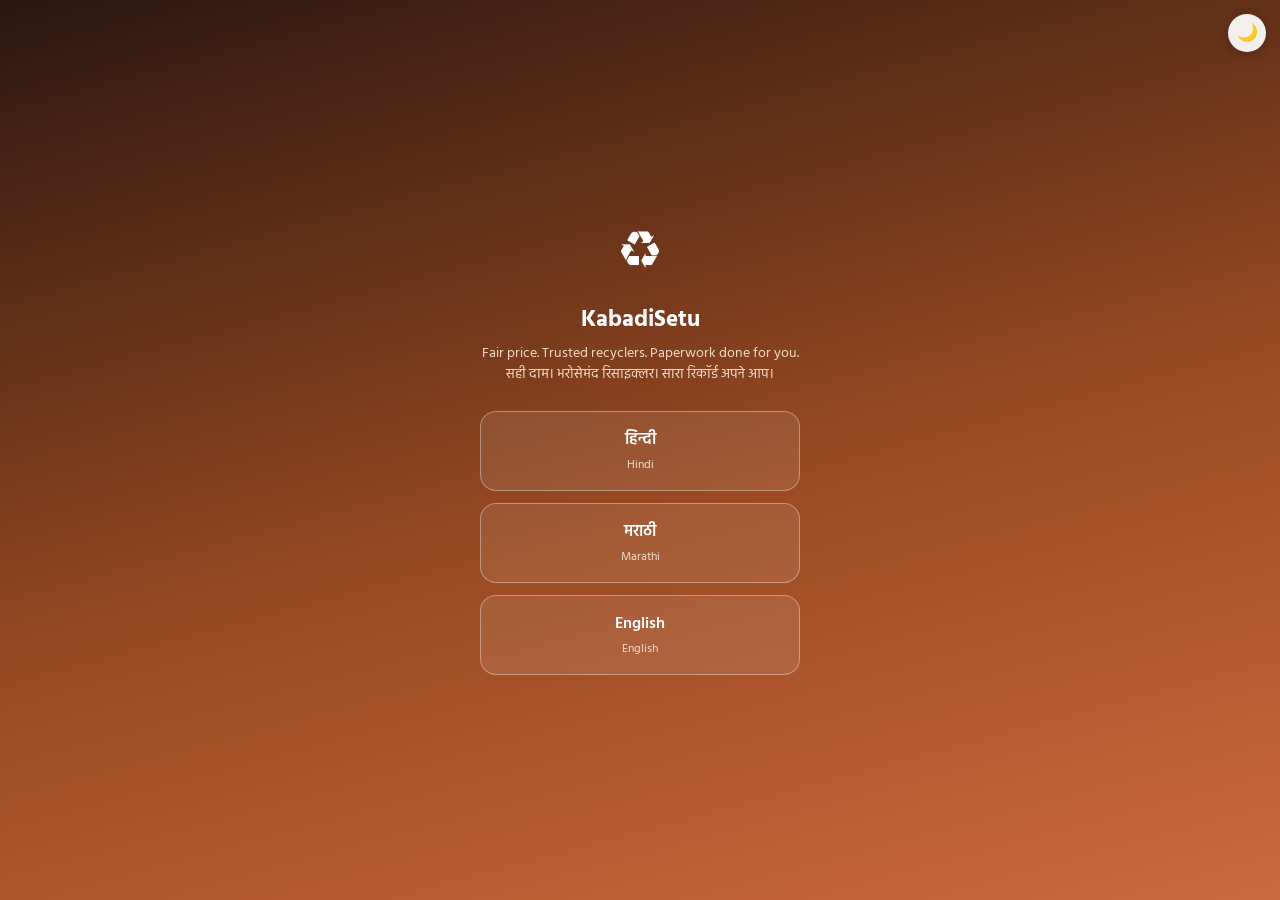
<file: files/index.html>
<!DOCTYPE html>
<html lang="en">

<head>
  <meta charset="UTF-8">
  <meta name="viewport" content="width=device-width, initial-scale=1.0, maximum-scale=1.0, user-scalable=no">
  <meta name="theme-color" content="#1F4D3D">
  <meta name="mobile-web-app-capable" content="yes">
  <meta name="apple-mobile-web-app-capable" content="yes">
  <meta name="apple-mobile-web-app-status-bar-style" content="black-translucent">
  <title>KabadiSetu — Web</title>
  <link rel="preconnect" href="https://fonts.googleapis.com">
  <link href="https://fonts.googleapis.com/css2?family=Hind:wght@400;500;600;700&display=swap" rel="stylesheet">
  <link rel="stylesheet" href="kabadisetuWeb.css">
</head>

<body>

  <div class="phone">

    <button class="theme-toggle" id="themeToggle" onclick="toggleTheme()" aria-label="Toggle dark mode">🌙</button>

    <!-- ONBOARDING -->
    <div id="onboarding">
      <div class="ob-leaf">♻️</div>
      <h1>KabadiSetu</h1>
      <p>Fair price. Trusted recyclers. Paperwork done for you.<br>सही दाम। भरोसेमंद रिसाइक्लर। सारा रिकॉर्ड अपने आप।
      </p>
      <button class="langbtn" onclick="setLang('hi')">हिन्दी<span class="sub">Hindi</span></button>
      <button class="langbtn" onclick="setLang('mr')">मराठी<span class="sub">Marathi</span></button>
      <button class="langbtn" onclick="setLang('en')">English<span class="sub">English</span></button>
    </div>

    <!-- LOGIN -->
    <div id="authLogin" class="authscreen hidden">
      <div class="role-toggle">
        <button id="roleKW" class="active" onclick="setRole('kw')">🧺 <span data-t="roleKabadiwala"></span></button>
        <button id="roleRC" onclick="setRole('rc')">🏭 <span data-t="roleRecycler"></span></button>
      </div>
      <div class="auth-emoji" id="loginEmoji">🧺</div>
      <h2 data-t="loginTitle"></h2>
      <p class="sub" data-t="loginSub"></p>
      <div class="auth-field-wrap">
        <div class="auth-label" data-t="mobileLabel"></div>
        <input id="phoneInput" type="tel" maxlength="10" placeholder="98765 43210" oninput="checkPhone()"
          onkeydown="if(event.key==='Enter'){event.preventDefault();sendOtp();}">
        <button class="btn btn-amber" id="sendOtpBtn" disabled onclick="sendOtp()" data-t="sendOtp"></button>
      </div>
    </div>

    <!-- OTP -->
    <div id="authOtp" class="authscreen hidden">
      <div class="auth-emoji">🔐</div>
      <h2 data-t="verifyOtp"></h2>
      <p class="sub" id="otpSentLabel"></p>
      <div class="otp-row">
        <input maxlength="1" inputmode="numeric" oninput="otpMove(this)" onkeydown="otpKeydown(this,event)"><input
          maxlength="1" inputmode="numeric" oninput="otpMove(this)" onkeydown="otpKeydown(this,event)">
        <input maxlength="1" inputmode="numeric" oninput="otpMove(this)" onkeydown="otpKeydown(this,event)"><input
          maxlength="1" inputmode="numeric" oninput="otpMove(this)" onkeydown="otpKeydown(this,event)">
      </div>
      <button class="btn btn-amber" style="max-width:320px" onclick="verifyOtpNow()" data-t="verifyOtp"></button>
      <button class="auth-link" onclick="showToast(t('otpResent'))" data-t="resendOtp"></button>
    </div>

    <!-- NAME -->
    <div id="authName" class="authscreen hidden">
      <div class="auth-emoji">👋</div>
      <h2 data-t="nameTitle"></h2>
      <p class="sub" data-t="nameSub"></p>
      <div class="auth-field-wrap">
        <div class="auth-label" data-t="nameLabel"></div>
        <input id="nameInput" type="text" oninput="checkName()" data-tph="namePlaceholder"
          onkeydown="if(event.key==='Enter'){event.preventDefault();saveName();}">
        <button class="btn btn-amber" id="nameContinueBtn" disabled onclick="saveName()" data-t="continueBtn"></button>
      </div>
      
    </div>


    <!-- TOPBAR -->
    <div class="topbar">
      <div class="brand"><span class="leaf">♻️</span><span id="brandTitle">KabadiSetu</span></div>
      <!-- <div class="netstatus" id="netStatus"><span class="dot"></span><span id="netStatusText">Online</span></div> -->
    </div>

    <main>
      <!-- HOME / PRICE BOARD -->
      <section class="view active" id="view-home">
        <div class="card greet-card">
          
          <div class="greet-row">
            <div>
              <div class="greet-sub" data-t="welcomeBack"></div>
              <h2 id="userNameDisplay">Raju</h2>
            </div>
            
            <div class="avatar" id="avatarInit">R
              
            </div>
            
           
          </div>
          <p data-t="whatToDo"></p>
          <div class="quick-actions">
            <button onclick="showView('newlot')">📷 <span data-t="navNew"></span></button>
            <button onclick="showView('mylots')">📦 <span data-t="navLots"></span></button>
            <button onclick="showView('ledger')">💳 <span data-t="navLedger"></span></button>
            
              <button class="sb-signout" onclick="signOut()">
          <svg viewBox="0 0 24 24">
            <path d="M9 21H5a2 2 0 0 1-2-2V5a2 2 0 0 1 2-2h4" />
            <path d="M16 17l5-5-5-5" />
            <path d="M21 12H9" />
          </svg>
          Sign Out
        </button>
      
          </div>
        </div>
        <h1 class="pagehead" data-t="homeTitle"></h1>
        <p class="pagesub" data-t="homeSubtitle"></p>
        <div class="card" id="priceBoard"></div>
        <p class="about-box" style="margin-top:14px;" data-t="priceDisclaimer"></p>
      </section>

      <!-- NEW LOT -->
      <section class="view" id="view-newlot">
        <h1 class="pagehead" data-t="newLotTitle"></h1>
        <div class="steps-track">
          <div id="st1"></div>
          <div id="st2"></div>
          <div id="st3"></div>
          <div id="st4"></div>
        </div>

        <div id="lotstep-1">
          <p class="pagesub" data-t="stepCategory"></p>
          <div class="catgrid" id="catGrid"></div>
        </div>

        <div id="lotstep-2" style="display:none;">
          <p class="pagesub" data-t="stepPhoto"></p>
          <div class="photobox" id="photoBox">
            <div id="photoPlaceholder">
              <div style="font-size:38px;">📷</div>
              <p style="font-size:12.5px;color:var(--ink-soft);margin:6px 0 0;" data-t="photoHint"></p>
            </div>
            <img id="photoPreview" style="display:none;">
          </div>
          <input type="file" accept="image/*" capture="environment" id="photoInput" style="display:none;">
          <div class="row" style="margin-top:12px;">
            <button class="btn btn-outline grow" onclick="document.getElementById('photoInput').click()"
              data-t="choosePhoto"></button>
          </div>
          <div class="row" style="margin-top:20px;">
            <button class="btn btn-ghost" onclick="lotStep(1)" data-t="back"></button>
            <button class="btn btn-primary grow" id="photoNextBtn" onclick="lotStep(3)" data-t="next"></button>
          </div>
        </div>

        <div id="lotstep-3" style="display:none;">
          <p class="pagesub" data-t="stepWeight"></p>
          <div class="weightctrl">
            <button class="wbtn" onclick="adjWeight(-0.5)">−</button>
            <div class="wval"><span id="weightNum">2.0</span><span> kg</span></div>
            <button class="wbtn" onclick="adjWeight(0.5)">+</button>
          </div>
          <div class="estbox">
            <div class="amt">₹<span id="estAmt">0</span></div>
            <div class="lb" data-t="estValueLabel"></div>
          </div>
          <div class="row" style="margin-top:20px;">
            <button class="btn btn-ghost" onclick="lotStep(2)" data-t="back"></button>
            <button class="btn btn-primary grow" onclick="lotStep(4)" data-t="next"></button>
          </div>
        </div>

        <div id="lotstep-4" style="display:none;">
          <p class="pagesub" data-t="stepConfirm"></p>
          <div class="card" id="confirmSummary"></div>
          <p style="font-size:12px;color:var(--ink-soft);" id="locStatus"></p>
          <div class="row" style="margin-top:14px;">
            <button class="btn btn-ghost" onclick="lotStep(3)" data-t="back"></button>
            <button class="btn btn-amber grow" onclick="saveLot()" data-t="saveLot"></button>
          </div>
        </div>
      </section>

      <!-- MY LOTS -->
      <section class="view" id="view-mylots">
        <h1 class="pagehead" data-t="myLotsTitle"></h1>
        <p class="pagesub" data-t="myLotsSub"></p>
        <div id="lotsList"></div>
      </section>

      <!-- LEDGER -->
      <section class="view" id="view-ledger">
        <h1 class="pagehead" data-t="ledgerTitle"></h1>
        <div class="statgrid">
          <div class="statcard">
            <div class="val" id="ledgerTotal">₹0</div>
            <div class="lb" data-t="totalEarnings"></div>
          </div>
          <div class="statcard">
            <div class="val" id="ledgerPending">₹0</div>
            <div class="lb" data-t="pendingDues"></div>
          </div>
        </div>
        <div class="sectiontitle" data-t="pendingPayments"></div>
        <div class="card" id="pendingList"></div>
        <div class="sectiontitle" data-t="transactionHistory"></div>
        <div class="card" id="paidList"></div>
      </section>

      <!-- MORE -->
      <section class="view" id="view-more">
        <h1 class="pagehead" data-t="moreTitle"></h1>
        <p class="pagesub" data-t="languageLabel"></p>
        <div class="langrow">
          <div class="langchip" id="chip-hi" onclick="setLang('hi')">हिन्दी</div>
          <div class="langchip" id="chip-mr" onclick="setLang('mr')">मराठी</div>
          <div class="langchip" id="chip-en" onclick="setLang('en')">English</div>
        </div>

        <div class="card" style="display:flex;justify-content:space-between;align-items:center;">
          <div>
            <div style="font-weight:600;font-size:13.5px;" data-t="syncTitle"></div>
            <div style="font-size:11.5px;color:var(--ink-soft);" id="syncSub"></div>
          </div>
          <button class="btn btn-outline btn-sm" onclick="syncNow()" data-t="syncNow"></button>
        </div>

        <div class="sectiontitle" data-t="safetyTitle"></div>
        <div id="safetyList"></div>

        <div class="sectiontitle" data-t="aboutTitle"></div>
        <div class="about-box" id="aboutBody"></div>
      </section>
    </main>
    
    <!-- BOTTOM NAV -->
    <nav class="bottomnav">
      <button class="navbtn active" data-view="home" onclick="showView('home')">
        <svg viewBox="0 0 24 24">
          <path d="M3 11.5 12 4l9 7.5" />
          <path d="M5 10v9a1 1 0 0 0 1 1h4v-6h4v6h4a1 1 0 0 0 1-1v-9" />
        </svg>
        <span data-t="navHome"></span>
      </button>
      <button class="navbtn" data-view="mylots" onclick="showView('mylots')">
        <svg viewBox="0 0 24 24">
          <rect x="4" y="7" width="16" height="13" rx="1.5" />
          <path d="M9 7V5a3 3 0 0 1 6 0v2" />
        </svg>
        <span data-t="navLots"></span>
      </button>
      <button class="navbtn fab" data-view="newlot" onclick="showView('newlot')">
        <div class="fabcircle"><svg viewBox="0 0 24 24">
            <path d="M12 5v14M5 12h14" />
          </svg></div>
        <span data-t="navNew"></span>
      </button>
      <button class="navbtn" data-view="ledger" onclick="showView('ledger')">
        <svg viewBox="0 0 24 24">
          <rect x="3" y="6" width="18" height="13" rx="2" />
          <path d="M3 10h18" />
          <circle cx="15" cy="14.5" r="1.6" />
        </svg>
        <span data-t="navLedger"></span>
      </button>
      <button class="navbtn" data-view="more" onclick="showView('more')">
        <svg viewBox="0 0 24 24">
          <circle cx="5" cy="12" r="1.6" />
          <circle cx="12" cy="12" r="1.6" />
          <circle cx="19" cy="12" r="1.6" />
        </svg>
        <span data-t="navMore"></span>
      </button>
    </nav>

    <!-- SHEET (recycler match / handover) -->
    <div class="sheetbg hidden" id="sheetBg" onclick="if(event.target===this)closeSheet()">
      <div class="sheet">
        <button class="sheet-close" onclick="closeSheet()">✕</button>
        <div class="grabber"></div>
        <div id="sheetContent"></div>
      </div>
    </div>

    <div id="toast" class="hidden"></div>
  </div>

  <script src="kabadisetuWeb.js"></script>
</body>

</html>
</file>
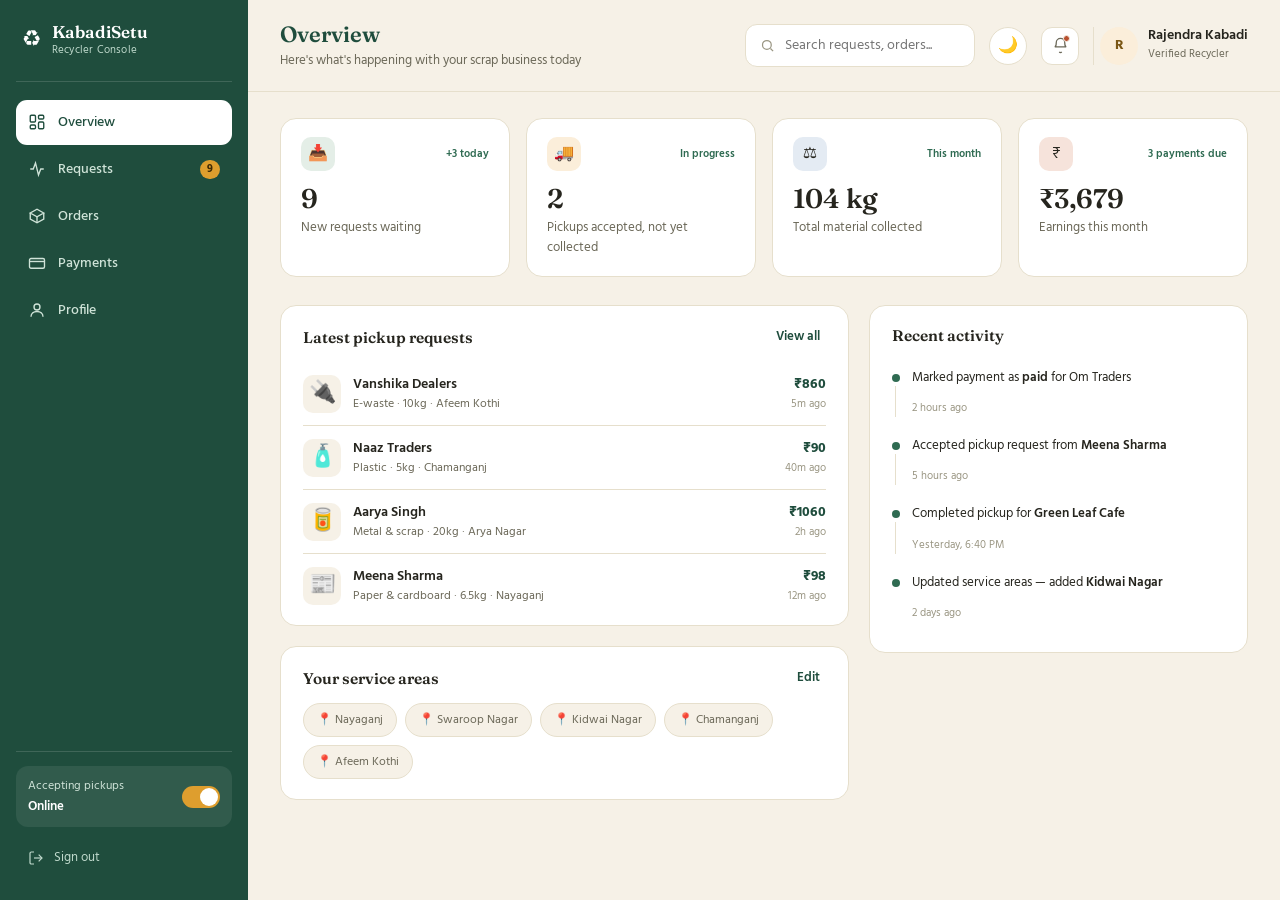
<file: files/kabadisetu-recycler.html>
<!DOCTYPE html>
<html lang="en">

<head>
  <meta charset="UTF-8">
  <meta name="viewport" content="width=device-width, initial-scale=1.0">
  <meta name="theme-color" content="#1F4D3D">
  <title>Recycler Dashboard · KabadiSetu</title>
  <link rel="preconnect" href="https://fonts.googleapis.com">
  <link
    href="https://fonts.googleapis.com/css2?family=Hind:wght@400;500;600;700&family=Fraunces:opsz,wght@9..144,500;9..144,600&display=swap"
    rel="stylesheet">
  <style>
    :root {
      --bg: #F6F1E7;
      --surface: #FFFFFF;
      --ink: #26251E;
      --ink-soft: #6B6858;
      --ink-faint: #9A9683;
      --green-deep: #1F4D3D;
      --green-mid: #2F6B52;
      --green-soft: #E4EEE7;
      --amber: #DE9E2E;
      --amber-soft: #FBEEDA;
      --amber-ink: #7A5613;
      --rust: #B8502F;
      --rust-soft: #F6E3DB;
      --blue: #3A6EA5;
      --blue-soft: #E4EBF3;
      --line: #E6DFCC;
      --radius-s: 10px;
      --radius-m: 16px;
      --radius-l: 24px;
      --shadow: 0 1px 2px rgba(38, 37, 30, .05), 0 10px 24px rgba(38, 37, 30, .06);
    }

    :root[data-theme="dark"] {
      --bg: #14181B;
      --surface: #1D2226;
      --ink: #ECEAE2;
      --ink-soft: #A6A395;
      --ink-faint: #78766A;
      --green-soft: #1E332A;
      --amber-soft: #3A2C12;
      --rust-soft: #3A2019;
      --blue-soft: #1B2836;
      --line: #2B3136;
      --shadow: 0 1px 2px rgba(0, 0, 0, .4), 0 10px 24px rgba(0, 0, 0, .35);
    }

    [data-theme="dark"] .avatar,
    [data-theme="dark"] .cell-user .av,
    [data-theme="dark"] .who2 .av {
      background: var(--green-soft);
    }

    .theme-toggle {
      width: 38px;
      height: 38px;
      border-radius: 50%;
      border: 1px solid var(--line);
      background: var(--surface);
      font-size: 16px;
      display: flex;
      align-items: center;
      justify-content: center;
      cursor: pointer;
      flex-shrink: 0;
    }

    * {
      box-sizing: border-box;
    }

    html,
    body {
      margin: 0;
      padding: 0;
    }

    body {
      background: var(--bg);
      font-family: 'Hind', 'Noto Sans Devanagari', system-ui, sans-serif;
      color: var(--ink);
      -webkit-font-smoothing: antialiased;
    }

    button,
    input,
    select,
    textarea {
      font-family: inherit;
    }

    h1,
    h2,
    h3 {
      font-family: 'Fraunces', 'Hind', serif;
      font-weight: 600;
      margin: 0;
    }

    a {
      color: inherit;
    }

    ::-webkit-scrollbar {
      width: 8px;
      height: 8px;
    }

    ::-webkit-scrollbar-thumb {
      background: #D8CFB4;
      border-radius: 8px;
    }

    /* ================= SHELL ================= */
    .shell {
      display: flex;
      min-height: 100vh;
      max-width: 1440px;
      margin: 0 auto;
    }

    /* ---------- Sidebar ---------- */
    .sidebar {
      width: 248px;
      flex-shrink: 0;
      background: var(--green-deep);
      color: #fff;
      display: flex;
      flex-direction: column;
      position: sticky;
      top: 0;
      height: 100vh;
      padding: 22px 16px;
    }

    .sb-brand {
      display: flex;
      align-items: center;
      gap: 10px;
      padding: 0 6px 22px;
      border-bottom: 1px solid rgba(255, 255, 255, .14);
      margin-bottom: 18px;
    }

    .sb-brand .leaf {
      font-size: 22px;
    }

    .sb-brand .name {
      font-family: 'Fraunces', serif;
      font-size: 17px;
      font-weight: 600;
      line-height: 1.15;
    }

    .sb-brand .tag {
      font-size: 10.5px;
      color: #BFD9CC;
      letter-spacing: .02em;
    }

    .sb-nav {
      display: flex;
      flex-direction: column;
      gap: 2px;
      flex: 1;
    }

    .sb-link {
      display: flex;
      align-items: center;
      gap: 12px;
      padding: 11px 12px;
      border-radius: 11px;
      color: #CFE3D8;
      text-decoration: none;
      font-size: 14px;
      font-weight: 500;
      cursor: pointer;
      border: none;
      background: none;
      width: 100%;
      text-align: left;
      position: relative;
    }

    .sb-link svg {
      width: 18px;
      height: 18px;
      stroke: #CFE3D8;
      fill: none;
      stroke-width: 1.8;
      flex-shrink: 0;
    }

    .sb-link .badge {
      margin-left: auto;
      background: var(--amber);
      color: #3F2A05;
      font-size: 10.5px;
      font-weight: 700;
      padding: 1px 7px;
      border-radius: 20px;
    }

    .sb-link:hover {
      background: rgba(255, 255, 255, .07);
      color: #fff;
    }

    .sb-link:hover svg {
      stroke: #fff;
    }

    .sb-link.active {
      background: #fff;
      color: var(--green-deep);
    }

    .sb-link.active svg {
      stroke: var(--green-deep);
    }

    .sb-foot {
      border-top: 1px solid rgba(255, 255, 255, .14);
      padding-top: 14px;
      margin-top: 10px;
    }

    .sb-avail {
      display: flex;
      align-items: center;
      justify-content: space-between;
      padding: 10px 12px;
      background: rgba(255, 255, 255, .08);
      border-radius: 12px;
      margin-bottom: 10px;
    }

    .sb-avail .lbl {
      font-size: 12px;
      color: #CFE3D8;
    }

    .sb-avail .lbl b {
      display: block;
      color: #fff;
      font-size: 13px;
      font-weight: 600;
    }

    .toggle {
      position: relative;
      width: 38px;
      height: 22px;
      border-radius: 20px;
      background: rgba(255, 255, 255, .25);
      border: none;
      cursor: pointer;
      flex-shrink: 0;
    }

    .toggle::after {
      content: '';
      position: absolute;
      top: 2px;
      left: 2px;
      width: 18px;
      height: 18px;
      border-radius: 50%;
      background: #fff;
      transition: transform .18s ease;
    }

    .toggle.on {
      background: var(--amber);
    }

    .toggle.on::after {
      transform: translateX(16px);
    }

    .sb-signout {
      display: flex;
      align-items: center;
      gap: 10px;
      padding: 10px 12px;
      font-size: 13px;
      color: #BFD9CC;
      background: none;
      border: none;
      cursor: pointer;
      width: 100%;
      text-align: left;
      border-radius: 10px;
    }

    .sb-signout:hover {
      background: rgba(255, 255, 255, .07);
      color: #fff;
    }

    .sb-signout svg {
      width: 16px;
      height: 16px;
      stroke: currentColor;
      fill: none;
      stroke-width: 1.8;
    }

    /* ---------- Main ---------- */
    .main {
      flex: 1;
      min-width: 0;
      display: flex;
      flex-direction: column;
    }

    .topbar {
      display: flex;
      align-items: center;
      justify-content: space-between;
      gap: 20px;
      padding: 20px 32px;
      border-bottom: 1px solid var(--line);
      position: sticky;
      top: 0;
      background: var(--bg);
      z-index: 20;
    }

    .topbar h1 {
      font-size: 22px;
      color: var(--green-deep);
    }

    .topbar .sub {
      font-size: 13px;
      color: var(--ink-soft);
      margin-top: 2px;
      font-family: 'Hind', sans-serif;
    }

    .top-right {
      display: flex;
      align-items: center;
      gap: 14px;
    }

    .search {
      display: flex;
      align-items: center;
      gap: 8px;
      background: var(--surface);
      border: 1px solid var(--line);
      border-radius: 12px;
      padding: 9px 14px;
      width: 230px;
    }

    .search svg {
      width: 15px;
      height: 15px;
      stroke: var(--ink-faint);
      fill: none;
      stroke-width: 2;
      flex-shrink: 0;
    }

    .search input {
      border: none;
      outline: none;
      background: none;
      font-size: 13.5px;
      width: 100%;
      color: var(--ink);
    }

    .iconbtn {
      width: 38px;
      height: 38px;
      border-radius: 11px;
      background: var(--surface);
      border: 1px solid var(--line);
      display: flex;
      align-items: center;
      justify-content: center;
      cursor: pointer;
      position: relative;
    }

    .iconbtn svg {
      width: 17px;
      height: 17px;
      stroke: var(--ink-soft);
      fill: none;
      stroke-width: 1.8;
    }

    .iconbtn .dot {
      position: absolute;
      top: 7px;
      right: 8px;
      width: 7px;
      height: 7px;
      border-radius: 50%;
      background: var(--rust);
      border: 1.5px solid var(--bg);
    }

    .who {
      display: flex;
      align-items: center;
      gap: 10px;
      padding-left: 6px;
      border-left: 1px solid var(--line);
    }

    .avatar {
      width: 38px;
      height: 38px;
      border-radius: 50%;
      background: var(--amber-soft);
      color: var(--amber-ink);
      display: flex;
      align-items: center;
      justify-content: center;
      font-weight: 700;
      font-size: 14px;
      flex-shrink: 0;
    }

    .who .nm {
      font-size: 13.5px;
      font-weight: 600;
      line-height: 1.2;
    }

    .who .rl {
      font-size: 11px;
      color: var(--ink-soft);
    }

    .content {
      flex: 1;
      padding: 26px 32px 60px;
      overflow-y: auto;
    }

    .view {
      display: none;
    }

    .view.active {
      display: block;
      animation: fade .2s ease;
    }

    @keyframes fade {
      from {
        opacity: 0;
        transform: translateY(6px);
      }

      to {
        opacity: 1;
        transform: translateY(0);
      }
    }

    /* ---------- Common bits ---------- */
    .pill {
      display: inline-flex;
      align-items: center;
      gap: 5px;
      padding: 4px 11px;
      border-radius: 20px;
      font-size: 11.5px;
      font-weight: 600;
      white-space: nowrap;
    }

    .pill-amber {
      background: var(--amber-soft);
      color: var(--amber-ink);
    }

    .pill-green {
      background: var(--green-soft);
      color: var(--green-deep);
    }

    .pill-blue {
      background: var(--blue-soft);
      color: var(--blue);
    }

    .pill-rust {
      background: var(--rust-soft);
      color: var(--rust);
    }

    .pill-grey {
      background: #EDEAE0;
      color: var(--ink-soft);
    }

    .card {
      background: var(--surface);
      border: 1px solid var(--line);
      border-radius: var(--radius-m);
    }

    .btn {
      display: inline-flex;
      align-items: center;
      justify-content: center;
      gap: 7px;
      padding: 10px 16px;
      border-radius: 10px;
      border: none;
      font-weight: 600;
      font-size: 13.5px;
      cursor: pointer;
    }

    .btn-primary {
      background: var(--green-deep);
      color: #fff;
    }

    .btn-primary:hover {
      background: #173D30;
    }

    .btn-amber {
      background: var(--amber);
      color: #3F2A05;
    }

    .btn-amber:hover {
      background: #CB8E27;
    }

    .btn-outline {
      background: transparent;
      border: 1.5px solid var(--line);
      color: var(--ink);
    }

    .btn-outline:hover {
      border-color: var(--green-deep);
      color: var(--green-deep);
    }

    .btn-rust-outline {
      background: transparent;
      border: 1.5px solid var(--rust-soft);
      color: var(--rust);
    }

    .btn-rust-outline:hover {
      background: var(--rust-soft);
    }

    .btn-sm {
      padding: 7px 13px;
      font-size: 12.5px;
    }

    .btn:disabled {
      opacity: .4;
      cursor: not-allowed;
    }

    h2.sectiontitle {
      font-size: 18px;
      color: var(--ink);
      margin-bottom: 2px;
    }

    p.sectionsub {
      font-size: 13px;
      color: var(--ink-soft);
      font-family: 'Hind', sans-serif;
      margin: 0 0 20px;
    }

    .rowhead {
      display: flex;
      align-items: flex-end;
      justify-content: space-between;
      margin-bottom: 18px;
      flex-wrap: wrap;
      gap: 10px;
    }

    /* ---------- Stat cards ---------- */
    .stats-grid {
      display: grid;
      grid-template-columns: repeat(4, 1fr);
      gap: 16px;
      margin-bottom: 28px;
    }

    .stat-card {
      padding: 18px 20px;
      position: relative;
      overflow: hidden;
    }

    .stat-card .top {
      display: flex;
      align-items: center;
      justify-content: space-between;
      margin-bottom: 14px;
    }

    .stat-card .ic {
      width: 34px;
      height: 34px;
      border-radius: 10px;
      display: flex;
      align-items: center;
      justify-content: center;
      font-size: 16px;
    }

    .stat-card .ic.g {
      background: var(--green-soft);
    }

    .stat-card .ic.a {
      background: var(--amber-soft);
    }

    .stat-card .ic.b {
      background: var(--blue-soft);
    }

    .stat-card .ic.r {
      background: var(--rust-soft);
    }

    .stat-card .delta {
      font-size: 11px;
      font-weight: 600;
      color: var(--green-mid);
    }

    .stat-card .val {
      font-family: 'Fraunces', serif;
      font-size: 27px;
      font-weight: 600;
      color: var(--ink);
      line-height: 1;
    }

    .stat-card .lbl {
      font-size: 12.5px;
      color: var(--ink-soft);
      margin-top: 6px;
    }

    /* ---------- Overview layout ---------- */
    .ov-grid {
      display: grid;
      grid-template-columns: 1.5fr 1fr;
      gap: 20px;
      align-items: start;
    }

    .panel {
      padding: 20px 22px;
      margin-bottom: 20px;
    }

    .panel .phead {
      display: flex;
      align-items: center;
      justify-content: space-between;
      margin-bottom: 14px;
    }

    .phead h3 {
      font-size: 15.5px;
    }

    .linklike {
      background: none;
      border: none;
      color: var(--green-deep);
      font-weight: 600;
      font-size: 12.5px;
      cursor: pointer;
      font-family: 'Hind', sans-serif;
    }

    .mini-req {
      display: flex;
      align-items: center;
      gap: 12px;
      padding: 12px 0;
      border-bottom: 1px solid var(--line);
    }

    .mini-req:last-child {
      border-bottom: none;
      padding-bottom: 0;
    }

    .mini-req .em {
      font-size: 22px;
      width: 38px;
      height: 38px;
      border-radius: 10px;
      background: var(--bg);
      display: flex;
      align-items: center;
      justify-content: center;
      flex-shrink: 0;
    }

    .mini-req .nm {
      font-size: 13.5px;
      font-weight: 600;
    }

    .mini-req .mt {
      font-size: 11.5px;
      color: var(--ink-soft);
    }

    .mini-req .right {
      margin-left: auto;
      text-align: right;
      flex-shrink: 0;
    }

    .activity-item {
      display: flex;
      gap: 12px;
      padding: 10px 0;
    }

    .activity-item .dotcol {
      display: flex;
      flex-direction: column;
      align-items: center;
    }

    .activity-item .adot {
      width: 8px;
      height: 8px;
      border-radius: 50%;
      background: var(--green-mid);
      margin-top: 5px;
    }

    .activity-item .aline {
      flex: 1;
      width: 1px;
      background: var(--line);
      margin-top: 4px;
    }

    .activity-item:last-child .aline {
      display: none;
    }

    .activity-item .atext {
      font-size: 13px;
      line-height: 1.4;
      padding-bottom: 10px;
    }

    .activity-item .atext b {
      font-weight: 600;
    }

    .activity-item .atime {
      font-size: 11px;
      color: var(--ink-faint);
      margin-top: 2px;
    }

    .area-list {
      display: flex;
      flex-wrap: wrap;
      gap: 8px;
    }

    .area-chip {
      background: var(--bg);
      border: 1px solid var(--line);
      border-radius: 20px;
      padding: 6px 13px;
      font-size: 12px;
      color: var(--ink-soft);
    }

    /* ---------- Requests ---------- */
    .filter-tabs {
      display: flex;
      gap: 6px;
      background: var(--surface);
      border: 1px solid var(--line);
      border-radius: 12px;
      padding: 4px;
      width: fit-content;
      margin-bottom: 18px;
    }

    .filter-tabs button {
      border: none;
      background: none;
      padding: 8px 16px;
      border-radius: 9px;
      font-size: 13px;
      font-weight: 600;
      color: var(--ink-soft);
      cursor: pointer;
      font-family: 'Hind', sans-serif;
    }

    .filter-tabs button.active {
      background: var(--green-deep);
      color: #fff;
    }

    .req-grid {
      display: grid;
      grid-template-columns: repeat(auto-fill, minmax(320px, 1fr));
      gap: 16px;
    }

    .req-card {
      padding: 18px;
      display: flex;
      flex-direction: column;
      gap: 12px;
    }

    .req-card .rc-top {
      display: flex;
      align-items: flex-start;
      justify-content: space-between;
      gap: 10px;
    }

    .req-card .who2 {
      display: flex;
      align-items: center;
      gap: 10px;
    }

    .req-card .who2 .av {
      width: 36px;
      height: 36px;
      border-radius: 50%;
      background: var(--green-soft);
      color: var(--green-deep);
      display: flex;
      align-items: center;
      justify-content: center;
      font-weight: 700;
      font-size: 13px;
      flex-shrink: 0;
    }

    .req-card .who2 .nm {
      font-size: 14px;
      font-weight: 600;
    }

    .req-card .who2 .loc {
      font-size: 11.5px;
      color: var(--ink-soft);
    }

    .req-card .materials {
      display: flex;
      flex-wrap: wrap;
      gap: 6px;
    }

    .mat-chip {
      display: flex;
      align-items: center;
      gap: 5px;
      background: var(--bg);
      border: 1px solid var(--line);
      border-radius: 9px;
      padding: 5px 10px;
      font-size: 12px;
    }

    .req-card .rc-meta {
      display: flex;
      align-items: center;
      gap: 14px;
      font-size: 12px;
      color: var(--ink-soft);
    }

    .req-card .rc-meta span {
      display: flex;
      align-items: center;
      gap: 5px;
    }

    .req-card .rc-meta svg {
      width: 13px;
      height: 13px;
      stroke: var(--ink-faint);
      fill: none;
      stroke-width: 2;
    }

    .req-card .rc-value {
      display: flex;
      align-items: baseline;
      justify-content: space-between;
      padding-top: 10px;
      border-top: 1px solid var(--line);
    }

    .req-card .rc-value .est {
      font-family: 'Fraunces', serif;
      font-size: 19px;
      font-weight: 600;
      color: var(--green-deep);
    }

    .req-card .rc-value .estlbl {
      font-size: 11px;
      color: var(--ink-soft);
    }

    .req-card .rc-actions {
      display: flex;
      gap: 8px;
    }

    .req-card .rc-actions .btn {
      flex: 1;
    }

    /* ---------- Table (orders / payments) ---------- */
    .tablewrap {
      overflow-x: auto;
    }

    table.dtable {
      width: 100%;
      border-collapse: collapse;
      font-size: 13.5px;
    }

    table.dtable th {
      text-align: left;
      font-size: 11.5px;
      text-transform: none;
      color: var(--ink-soft);
      font-weight: 600;
      padding: 0 14px 10px;
      border-bottom: 1px solid var(--line);
      white-space: nowrap;
    }

    table.dtable td {
      padding: 14px;
      border-bottom: 1px solid var(--line);
      vertical-align: middle;
    }

    table.dtable tr:last-child td {
      border-bottom: none;
    }

    table.dtable tr:hover td {
      background: #FBF9F3;
    }

    .cell-user {
      display: flex;
      align-items: center;
      gap: 10px;
    }

    .cell-user .av {
      width: 32px;
      height: 32px;
      border-radius: 50%;
      background: var(--green-soft);
      color: var(--green-deep);
      display: flex;
      align-items: center;
      justify-content: center;
      font-weight: 700;
      font-size: 12px;
      flex-shrink: 0;
    }

    .cell-user .nm {
      font-weight: 600;
      font-size: 13px;
    }

    .cell-user .sub {
      font-size: 11.5px;
      color: var(--ink-soft);
    }

    .mono {
      font-family: ui-monospace, 'SFMono-Regular', Consolas, monospace;
      font-size: 12px;
      color: var(--ink-soft);
    }

    .tdright {
      text-align: right;
    }

    /* ---------- Payments summary ---------- */
    .pay-summary {
      display: grid;
      grid-template-columns: repeat(3, 1fr);
      gap: 16px;
      margin-bottom: 24px;
    }

    .pay-summary .stat-card {
      display: flex;
      flex-direction: column;
      justify-content: center;
    }

    /* ---------- Profile ---------- */
    .profile-grid {
      display: grid;
      grid-template-columns: 280px 1fr;
      gap: 20px;
      align-items: start;
    }

    .profile-card {
      padding: 26px 22px;
      text-align: center;
    }

    .profile-card .av-lg {
      width: 78px;
      height: 78px;
      border-radius: 50%;
      background: var(--green-soft);
      color: var(--green-deep);
      display: flex;
      align-items: center;
      justify-content: center;
      font-weight: 700;
      font-size: 28px;
      margin: 0 auto 12px;
    }

    .profile-card h3 {
      font-size: 17px;
    }

    .profile-card .role {
      font-size: 12.5px;
      color: var(--ink-soft);
      margin: 2px 0 14px;
      font-family: 'Hind', sans-serif;
    }

    .profile-card .rating {
      display: flex;
      align-items: center;
      justify-content: center;
      gap: 5px;
      font-size: 13px;
      font-weight: 600;
      margin-bottom: 16px;
    }

    .profile-card .rating svg {
      width: 14px;
      height: 14px;
      fill: var(--amber);
      stroke: none;
    }

    .form-grid {
      display: grid;
      grid-template-columns: 1fr 1fr;
      gap: 14px;
    }

    .form-grid.full {
      grid-template-columns: 1fr;
    }

    .field label {
      display: block;
      font-size: 12px;
      font-weight: 600;
      color: var(--ink-soft);
      margin-bottom: 6px;
    }

    .field input,
    .field select {
      width: 100%;
      padding: 10px 13px;
      border-radius: 10px;
      border: 1.5px solid var(--line);
      font-size: 13.5px;
      color: var(--ink);
      background: var(--bg);
    }

    .field input:focus,
    .field select:focus {
      outline: none;
      border-color: var(--green-mid);
    }

    .chip-pick {
      display: flex;
      flex-wrap: wrap;
      gap: 8px;
      margin-top: 4px;
    }

    .chip-pick button {
      border: 1.5px solid var(--line);
      background: var(--bg);
      border-radius: 20px;
      padding: 7px 14px;
      font-size: 12.5px;
      color: var(--ink-soft);
      cursor: pointer;
      font-family: 'Hind', sans-serif;
    }

    .chip-pick button.on {
      background: var(--green-soft);
      border-color: var(--green-mid);
      color: var(--green-deep);
      font-weight: 600;
    }

    .empty {
      text-align: center;
      padding: 50px 20px;
      color: var(--ink-soft);
    }

    .empty .em {
      font-size: 34px;
      margin-bottom: 8px;
    }

    .empty .tt {
      font-weight: 600;
      color: var(--ink);
      font-size: 14.5px;
      margin-bottom: 3px;
    }

    .empty .ds {
      font-size: 12.5px;
    }

    /* ---------- Toast ---------- */
    #toast {
      position: fixed;
      bottom: 26px;
      left: 50%;
      transform: translateX(-50%);
      background: var(--ink);
      color: #fff;
      padding: 12px 20px;
      border-radius: 12px;
      font-size: 13.5px;
      font-weight: 500;
      z-index: 200;
      box-shadow: 0 10px 30px rgba(0, 0, 0, .2);
    }

    #toast.hidden {
      display: none;
    }

    /* ---------- Modal ---------- */
    .modalbg {
      position: fixed;
      inset: 0;
      background: rgba(38, 37, 30, .42);
      display: flex;
      align-items: center;
      justify-content: center;
      z-index: 150;
      padding: 20px;
    }

    .modalbg.hidden {
      display: none;
    }

    .modal {
      background: var(--surface);
      border-radius: var(--radius-l);
      max-width: 420px;
      width: 100%;
      padding: 26px;
      max-height: 88vh;
      overflow-y: auto;
    }

    .modal h3 {
      font-size: 18px;
      margin-bottom: 4px;
    }

    .modal .msub {
      font-size: 12.5px;
      color: var(--ink-soft);
      margin-bottom: 18px;
      font-family: 'Hind', sans-serif;
    }

    .refbox {
      background: var(--green-soft);
      border-radius: 14px;
      padding: 16px;
      text-align: center;
      margin-bottom: 16px;
    }

    .refbox .lb {
      font-size: 11px;
      color: var(--green-mid);
      font-weight: 600;
      margin-bottom: 3px;
    }

    .refbox .code {
      font-family: 'Fraunces', serif;
      font-size: 20px;
      font-weight: 600;
      color: var(--green-deep);
      letter-spacing: .02em;
    }

    .summary-line {
      display: flex;
      justify-content: space-between;
      font-size: 13.5px;
      padding: 9px 0;
      border-bottom: 1px solid var(--line);
    }

    .summary-line:last-child {
      border-bottom: none;
    }

    .modal-actions {
      display: flex;
      gap: 10px;
      margin-top: 18px;
    }

    .modal-actions .btn {
      flex: 1;
    }

    /* ---------- Mobile menu ---------- */
    .menubtn {
      display: none;
      background: var(--surface);
      border: 1px solid var(--line);
      border-radius: 10px;
      width: 38px;
      height: 38px;
      align-items: center;
      justify-content: center;
      cursor: pointer;
    }

    .menubtn svg {
      width: 18px;
      height: 18px;
      stroke: var(--ink);
      fill: none;
      stroke-width: 2;
    }

    .sidebar-overlay {
      display: none;
    }

    @media (max-width:1080px) {
      .stats-grid {
        grid-template-columns: repeat(2, 1fr);
      }

      .ov-grid {
        grid-template-columns: 1fr;
      }

      .profile-grid {
        grid-template-columns: 1fr;
      }
    }

    @media (max-width:860px) {
      .search {
        display: none;
      }

      .sidebar {
        position: fixed;
        left: 0;
        top: 0;
        bottom: 0;
        z-index: 100;
        transform: translateX(-100%);
        transition: transform .2s ease;
      }

      .sidebar.open {
        transform: translateX(0);
      }

      .sidebar-overlay {
        display: block;
        position: fixed;
        inset: 0;
        background: rgba(0, 0, 0, .35);
        z-index: 90;
        opacity: 0;
        pointer-events: none;
        transition: opacity .2s ease;
      }

      .sidebar-overlay.show {
        opacity: 1;
        pointer-events: auto;
      }

      .menubtn {
        display: flex;
      }

      .topbar {
        padding: 16px 18px;
      }

      .content {
        padding: 20px 18px 50px;
      }

      .pay-summary {
        grid-template-columns: 1fr;
      }
    }

    @media (max-width:560px) {
      .stats-grid {
        grid-template-columns: 1fr 1fr;
      }

      .who .nm,
      .who .rl {
        display: none;
      }

      .req-grid {
        grid-template-columns: 1fr;
      }
    }
  </style>
</head>

<body>

  <div class="shell">
    <div class="sidebar-overlay" id="sbOverlay" onclick="toggleSidebar(false)"></div>
    <aside class="sidebar" id="sidebar">
      <div class="sb-brand">
        <span class="leaf">♻️</span>
        <div>
          <div class="name">KabadiSetu</div>
          <div class="tag">Recycler Console</div>
        </div>
      </div>
      <nav class="sb-nav">
        <button class="sb-link active" data-view="overview" onclick="showView('overview')">
          <svg viewBox="0 0 24 24">
            <rect x="3" y="3" width="7" height="9" rx="1.5" />
            <rect x="14" y="3" width="7" height="5" rx="1.5" />
            <rect x="14" y="12" width="7" height="9" rx="1.5" />
            <rect x="3" y="16" width="7" height="5" rx="1.5" />
          </svg>
          Overview
        </button>
        <button class="sb-link" data-view="requests" onclick="showView('requests')">
          <svg viewBox="0 0 24 24">
            <path d="M3 12h4l3-8 4 16 3-8h4" />
          </svg>
          Requests
          <span class="badge" id="reqBadge">0</span>
        </button>
        <button class="sb-link" data-view="orders" onclick="showView('orders')">
          <svg viewBox="0 0 24 24">
            <path d="M21 8l-9-5-9 5 9 5 9-5z" />
            <path d="M3 8v8l9 5 9-5V8" />
            <path d="M12 13v8" />
          </svg>
          Orders
        </button>
        <button class="sb-link" data-view="payments" onclick="showView('payments')">
          <svg viewBox="0 0 24 24">
            <rect x="2" y="6" width="20" height="13" rx="2" />
            <path d="M2 10h20" />
          </svg>
          Payments
        </button>
        <button class="sb-link" data-view="profile" onclick="showView('profile')">
          <svg viewBox="0 0 24 24">
            <circle cx="12" cy="8" r="4" />
            <path d="M4 21c0-4.4 3.6-7 8-7s8 2.6 8 7" />
          </svg>
          Profile
        </button>
      </nav>
      <div class="sb-foot">
        <div class="sb-avail">
          <div class="lbl">Accepting pickups<b id="availText">Online</b></div>
          <button class="toggle on" id="availToggle" onclick="toggleAvailability()"></button>
        </div>
        <button class="sb-signout" onclick="signOut()">
          <svg viewBox="0 0 24 24">
            <path d="M9 21H5a2 2 0 0 1-2-2V5a2 2 0 0 1 2-2h4" />
            <path d="M16 17l5-5-5-5" />
            <path d="M21 12H9" />
          </svg>
          Sign out
        </button>
      </div>
    </aside>

    <div class="main">
      <header class="topbar">
        <div style="display:flex;align-items:center;gap:12px;">
          <button class="menubtn" onclick="toggleSidebar(true)">
            <svg viewBox="0 0 24 24">
              <path d="M3 6h18" />
              <path d="M3 12h18" />
              <path d="M3 18h18" />
            </svg>
          </button>
          <div>
            <h1 id="pageTitle">Overview</h1>
            <div class="sub" id="pageSub">Here's what's happening with your scrap business today</div>
          </div>
        </div>
        <div class="top-right">
          <div class="search">
            <svg viewBox="0 0 24 24">
              <circle cx="11" cy="11" r="7" />
              <path d="M21 21l-4.3-4.3" />
            </svg>
            <input type="text" id="searchInput" placeholder="Search requests, orders..." oninput="handleSearch()"
              onkeydown="if(event.key==='Enter'){event.preventDefault();handleSearch(true);}">
          </div>
          <button class="theme-toggle" id="themeToggle" onclick="toggleTheme()"
            aria-label="Toggle dark mode">🌙</button>
          <button class="iconbtn"><svg viewBox="0 0 24 24">
              <path d="M6 8a6 6 0 0 1 12 0c0 5 2 6 2 6H4s2-1 2-6" />
              <path d="M10.3 21a2 2 0 0 0 3.4 0" />
            </svg><span class="dot"></span></button>
          <div class="who" onclick="showView('profile')" style="cursor:pointer;" title="View profile">
            <div class="avatar" id="avatarInit">R</div>
            <div>
              <div class="nm" id="nameDisplay">Rajendra Kabadi</div>
              <div class="rl">Verified Recycler</div>
            </div>
          </div>
        </div>
      </header>

      <main class="content">

        <!-- ============ OVERVIEW ============ -->
        <section class="view active" id="view-overview">
          <div class="stats-grid">
            <div class="card stat-card">
              <div class="top">
                <div class="ic g">📥</div><span class="delta" id="statReqDelta">+3 today</span>
              </div>
              <div class="val" id="statReqCount">0</div>
              <div class="lbl">New requests waiting</div>
            </div>
            <div class="card stat-card">
              <div class="top">
                <div class="ic a">🚚</div><span class="delta">In progress</span>
              </div>
              <div class="val" id="statActiveCount">0</div>
              <div class="lbl">Pickups accepted, not yet collected</div>
            </div>
            <div class="card stat-card">
              <div class="top">
                <div class="ic b">⚖️</div><span class="delta">This month</span>
              </div>
              <div class="val" id="statWeight">0 kg</div>
              <div class="lbl">Total material collected</div>
            </div>
            <div class="card stat-card">
              <div class="top">
                <div class="ic r">₹</div><span class="delta" id="statDueDelta">pending</span>
              </div>
              <div class="val" id="statEarnings">₹0</div>
              <div class="lbl">Earnings this month</div>
            </div>
          </div>

          <div class="ov-grid">
            <div>
              <div class="card panel">
                <div class="phead">
                  <h3>Latest pickup requests</h3><button class="linklike" onclick="showView('requests')">View
                    all</button>
                </div>
                <div id="ovRequestsList"></div>
              </div>
              <div class="card panel">
                <div class="phead">
                  <h3>Your service areas</h3><button class="linklike" onclick="showView('profile')">Edit</button>
                </div>
                <div class="area-list" id="ovAreas"></div>
              </div>
            </div>
            <div>
              <div class="card panel">
                <div class="phead">
                  <h3>Recent activity</h3>
                </div>
                <div id="ovActivity"></div>
              </div>
            </div>
          </div>
        </section>

        <!-- ============ REQUESTS ============ -->
        <section class="view" id="view-requests">
          <div class="rowhead">
            <div>
              <h2 class="sectiontitle">Incoming requests</h2>
              <p class="sectionsub">Households and shops nearby waiting for a pickup. Respond quickly — requests expire
                after 24 hours.</p>
            </div>
          </div>
          <div class="filter-tabs" id="reqFilterTabs">
            <button class="active" data-f="all" onclick="setReqFilter('all')">All</button>
            <button data-f="new" onclick="setReqFilter('new')">New</button>
            <button data-f="accepted" onclick="setReqFilter('accepted')">Accepted by me</button>
            <button data-f="declined" onclick="setReqFilter('declined')">Declined</button>
          </div>
          <div class="req-grid" id="reqGrid"></div>
        </section>

        <!-- ============ ORDERS ============ -->
        <section class="view" id="view-orders">
          <div class="rowhead">
            <div>
              <h2 class="sectiontitle">Orders &amp; pickup history</h2>
              <p class="sectionsub">Everything you've accepted, collected or completed with customers.</p>
            </div>
          </div>
          <div class="filter-tabs" id="orderFilterTabs">
            <button class="active" data-f="all" onclick="setOrderFilter('all')">All</button>
            <button data-f="scheduled" onclick="setOrderFilter('scheduled')">Scheduled</button>
            <button data-f="completed" onclick="setOrderFilter('completed')">Completed</button>
          </div>
          <div class="card tablewrap">
            <table class="dtable">
              <thead>
                <tr>
                  <th>Customer</th>
                  <th>Material</th>
                  <th>Weight</th>
                  <th>Pickup date</th>
                  <th>Status</th>
                  <th>Value</th>
                  <th></th>
                </tr>
              </thead>
              <tbody id="ordersBody"></tbody>
            </table>
          </div>
        </section>

        <!-- ============ PAYMENTS ============ -->
        <section class="view" id="view-payments">
          <div class="rowhead">
            <div>
              <h2 class="sectiontitle">Payment records</h2>
              <p class="sectionsub">Track what you've paid out to customers and what's still pending.</p>
            </div>
          </div>
          <div class="pay-summary">
            <div class="card stat-card">
              <div class="top">
                <div class="ic g">✓</div>
              </div>
              <div class="val" id="payTotalPaid">₹0</div>
              <div class="lbl">Total paid out (all time)</div>
            </div>
            <div class="card stat-card">
              <div class="top">
                <div class="ic a">⏳</div>
              </div>
              <div class="val" id="payTotalPending">₹0</div>
              <div class="lbl">Pending payments</div>
            </div>
            <div class="card stat-card">
              <div class="top">
                <div class="ic b">📄</div>
              </div>
              <div class="val" id="payTxnCount">0</div>
              <div class="lbl">Total transactions</div>
            </div>
          </div>
          <div class="card tablewrap">
            <table class="dtable">
              <thead>
                <tr>
                  <th>Ref</th>
                  <th>Customer</th>
                  <th>Material</th>
                  <th>Date</th>
                  <th>Amount</th>
                  <th>Status</th>
                  <th></th>
                </tr>
              </thead>
              <tbody id="paymentsBody"></tbody>
            </table>
          </div>
        </section>

        <!-- ============ PROFILE ============ -->
        <section class="view" id="view-profile">
          <div class="rowhead">
            <div>
              <h2 class="sectiontitle">Your recycler profile</h2>
              <p class="sectionsub">Customers see this information when choosing who to hand material to.</p>
            </div>
          </div>
          <div class="profile-grid">
            <div class="card profile-card">
              <div class="av-lg">R</div>
              <h3>Rajendra Kabadi</h3>
              <div class="role">Scrap &amp; recyclables · Kanpur</div>
              <div class="rating">
                <svg viewBox="0 0 24 24">
                  <path d="M12 2l3 6.5 7 .9-5.2 4.9 1.4 7-6.2-3.5-6.2 3.5 1.4-7L2 9.4l7-.9z" />
                </svg>
                4.8 · 212 pickups
              </div>
              <button class="btn btn-outline" style="width:100%;">Change photo</button>
            </div>
            <div class="card panel">
              <div class="phead">
                <h3>Business details</h3>
              </div>
              <div class="form-grid">
                <div class="field"><label>Shop / business name</label><input type="text"
                    value="Rajendra Scrap &amp; Recyclables"></div>
                <div class="field"><label>Owner name</label><input type="text" value="Rajendra Kabadi"></div>
                <div class="field"><label>Phone number</label><input type="text" value="+91 98765 43210"></div>
                <div class="field"><label>WhatsApp number</label><input type="text" value="+91 98765 43210"></div>
                <div class="field" style="grid-column:1/-1;"><label>Shop address</label><input type="text"
                    value="12 Nayaganj Scrap Market, Kanpur, UP 208001"></div>
              </div>
              <div style="margin-top:18px;">
                <label
                  style="display:block;font-size:12px;font-weight:600;color:var(--ink-soft);margin-bottom:8px;">Materials
                  you accept</label>
                <div class="chip-pick" id="materialChips"></div>
              </div>
              <div style="margin-top:18px;">
                <label
                  style="display:block;font-size:12px;font-weight:600;color:var(--ink-soft);margin-bottom:8px;">Service
                  areas / localities</label>
                <div class="chip-pick" id="areaChips"></div>
              </div>
              <button class="btn btn-primary" style="margin-top:20px;" onclick="showToast('Profile saved')">Save
                changes</button>
            </div>
          </div>
        </section>

      </main>
    </div>
  </div>

  <!-- Toast -->
  <div id="toast" class="hidden"></div>

  <!-- Handover / receipt modal -->
  <div class="modalbg hidden" id="modalBg" onclick="if(event.target===this)closeModal()">
    <div class="modal" id="modalBody"></div>
  </div>

  <script>
    /* ================= THEME (dark mode) ================= */
    function applyTheme(theme) {
      document.documentElement.setAttribute('data-theme', theme);
      const btn = document.getElementById('themeToggle');
      if (btn) btn.textContent = theme === 'dark' ? '☀️' : '🌙';
    }
    function toggleTheme() {
      const current = document.documentElement.getAttribute('data-theme') === 'dark' ? 'dark' : 'light';
      const next = current === 'dark' ? 'light' : 'dark';
      applyTheme(next);
      try { localStorage.setItem('kc_theme', JSON.stringify(next)); } catch (e) { }
    }
    (function initTheme() {
      let saved = null;
      try { const v = localStorage.getItem('kc_theme'); saved = v !== null ? JSON.parse(v) : null; } catch (e) { }
      const prefersDark = window.matchMedia && window.matchMedia('(prefers-color-scheme: dark)').matches;
      applyTheme(saved || (prefersDark ? 'dark' : 'light'));
    })();

    /* ================= SIGNED-IN USER (shared with the kabadiwala app) ================= */
    (function loadUser() {
      try {
        const raw = localStorage.getItem('kc_name');
        const name = raw ? JSON.parse(raw) : null;
        if (name) {
          document.getElementById('nameDisplay').textContent = name;
          document.getElementById('avatarInit').textContent = name.charAt(0).toUpperCase();
        }
      } catch (e) { }
    })();
    function signOut() {
      try { localStorage.removeItem('kc_role'); localStorage.removeItem('kc_name'); } catch (e) { }
      window.location.href = 'kabadisetuWeb.html';
    }

    /* ================= SEARCH ================= */
    let searchQuery = '';
    function matchesSearch(o) {
      if (!searchQuery) return true;
      const m = matInfo(o.mat);
      const hay = [o.name, o.locality, o.id, m.label, o.note].filter(Boolean).join(' ').toLowerCase();
      return hay.includes(searchQuery);
    }
    function handleSearch(jump) {
      searchQuery = document.getElementById('searchInput').value.trim().toLowerCase();
      renderRequests();
      renderOrders();
      renderPayments();
      if (jump) {
        if (!searchQuery) return;
        if (requests.some(matchesSearch)) showView('requests');
        else if (orders.some(matchesSearch)) showView('orders');
        else showToast('No matches for "' + document.getElementById('searchInput').value.trim() + '"');
      }
    }

    /* ================= MOCK DATA ================= */
    const MATERIALS = [
      { key: 'paper', em: '📰', label: 'Paper & cardboard' },
      { key: 'plastic', em: '🧴', label: 'Plastic' },
      { key: 'metal', em: '🥫', label: 'Metal & scrap' },
      { key: 'ewaste', em: '🔌', label: 'E-waste' },
      { key: 'glass', em: '🍾', label: 'Glass' },
      { key: 'clothes', em: '👕', label: 'Old clothes' },
    ];
    const AREAS_ALL = ['Nayaganj', 'Swaroop Nagar', 'Kidwai Nagar', 'Govind Nagar', 'Kakadeo', 'Civil Lines', 'Arya Nagar', 'Afeem Kothi', 'Chamanganj'];
    let acceptedMaterials = ['paper', 'plastic', 'metal', 'ewaste'];
    let acceptedAreas = ['Nayaganj', 'Swaroop Nagar', 'Kidwai Nagar', 'Chamanganj', 'Afeem Kothi'];

    function rid(p) { return p + '-' + Math.random().toString(36).slice(2, 7).toUpperCase(); }

    let requests = [
      { id: rid('REQ'), name: 'Vanshika Dealers', locality: 'Afeem Kothi', distance: 3.2, mat: 'ewaste', weight: 10, postedMinsAgo: 5, note: 'Old Bulbs, tubelights and other electrical appliances', status: 'new', estValue: 860 },
      { id: rid('REQ'), name: 'Naaz Traders', locality: 'Chamanganj', distance: 0.7, mat: 'plastic', weight: 5, postedMinsAgo: 40, note: 'Plastic water bottles, soft drink bottles and other recyclable plastic items', status: 'new', estValue: 90 },
      { id: rid('REQ'), name: 'Aarya Singh', locality: 'Arya Nagar', distance: 1.3, mat: 'metal', weight: 20, postedMinsAgo: 145, note: 'steel food and beverage cans, iron cookware, door knobs and plubing fixtures', status: 'new', estValue: 1060 },
      { id: rid('REQ'), name: 'Meena Sharma', locality: 'Nayaganj', distance: 0.8, mat: 'paper', weight: 6.5, postedMinsAgo: 12, note: 'Old newspapers and 2 cartons', status: 'new', estValue: 98 },
      { id: rid('REQ'), name: 'Vikram Traders', locality: 'Swaroop Nagar', distance: 1.4, mat: 'metal', weight: 22, postedMinsAgo: 35, note: 'Steel offcuts from workshop', status: 'new', estValue: 660 },
      { id: rid('REQ'), name: 'Anita Verma', locality: 'Kidwai Nagar', distance: 2.1, mat: 'ewaste', weight: 3, postedMinsAgo: 50, note: 'Old TV and 2 mixers', status: 'new', estValue: 420 },
      { id: rid('REQ'), name: 'Suresh Paints & Hardware', locality: 'Civil Lines', distance: 3.6, mat: 'plastic', weight: 14, postedMinsAgo: 70, note: 'Empty paint drums, PET bottles', status: 'new', estValue: 154 },
      { id: rid('REQ'), name: 'Kavita Joshi', locality: 'Kakadeo', distance: 2.8, mat: 'clothes', weight: 5, postedMinsAgo: 110, note: 'Bag of old clothes and linens', status: 'new', estValue: 60 },
      { id: rid('REQ'), name: 'Deepak Singh', locality: 'Nayaganj', distance: 0.5, mat: 'glass', weight: 8, postedMinsAgo: 140, note: 'Glass bottles, jars', status: 'new', estValue: 40 },
    ];

    let orders = [
      { id: rid('ORD'), name: 'Priya Nair', mat: 'plastic', weight: 12, date: '2026-09-18', status: 'completed', value: 132, paid: true },
      { id: rid('ORD'), name: 'Om Traders', mat: 'metal', weight: 48, date: '2026-09-17', status: 'completed', value: 1440, paid: true },
      { id: rid('ORD'), name: 'Ritu Malhotra', mat: 'paper', weight: 9, date: '2026-09-20', status: 'scheduled', value: 135, paid: false },
      { id: rid('ORD'), name: 'Ashok Kumar', mat: 'ewaste', weight: 4, date: '2026-09-19', status: 'completed', value: 560, paid: false },
      { id: rid('ORD'), name: 'Green Leaf Cafe', mat: 'glass', weight: 16, date: '2026-09-16', status: 'completed', value: 80, paid: true },
      { id: rid('ORD'), name: 'Nisha Gupta', mat: 'clothes', weight: 6, date: '2026-09-22', status: 'scheduled', value: 72, paid: false },
      { id: rid('ORD'), name: 'Bansal Electronics', mat: 'ewaste', weight: 9, date: '2026-09-14', status: 'completed', value: 1260, paid: true },
    ];

    const activity = [
      { text: 'Marked payment as <b>paid</b> for Om Traders', time: '2 hours ago' },
      { text: 'Accepted pickup request from <b>Meena Sharma</b>', time: '5 hours ago' },
      { text: 'Completed pickup for <b>Green Leaf Cafe</b>', time: 'Yesterday, 6:40 PM' },
      { text: 'Updated service areas — added <b>Kidwai Nagar</b>', time: '2 days ago' },
    ];

    function matInfo(key) { return MATERIALS.find(m => m.key === key) || MATERIALS[0]; }
    function fmtMins(m) { if (m < 60) return m + 'm ago'; const h = Math.floor(m / 60); return h + 'h ago'; }

    /* ================= RENDER: OVERVIEW ================= */
    function renderOverview() {
      const newReqs = requests.filter(r => r.status === 'new');
      const activeOrders = orders.filter(o => o.status === 'scheduled');
      const monthWeight = orders.reduce((s, o) => s + o.weight, 0);
      const monthEarnings = orders.reduce((s, o) => s + o.value, 0);
      const duePayments = orders.filter(o => !o.paid).length;

      document.getElementById('statReqCount').textContent = newReqs.length;
      document.getElementById('statActiveCount').textContent = activeOrders.length;
      document.getElementById('statWeight').textContent = monthWeight.toFixed(0) + ' kg';
      document.getElementById('statEarnings').textContent = '₹' + monthEarnings.toLocaleString('en-IN');
      document.getElementById('statDueDelta').textContent = duePayments + ' payment' + (duePayments === 1 ? '' : 's') + ' due';
      document.getElementById('reqBadge').textContent = newReqs.length;

      document.getElementById('ovRequestsList').innerHTML = newReqs.slice(0, 4).map(r => {
        const m = matInfo(r.mat);
        return `<div class="mini-req">
      <div class="em">${m.em}</div>
      <div>
        <div class="nm">${r.name}</div>
        <div class="mt">${m.label} · ${r.weight}kg · ${r.locality}</div>
      </div>
      <div class="right">
        <div style="font-weight:700;font-size:13.5px;color:var(--green-deep);">₹${r.estValue}</div>
        <div style="font-size:11px;color:var(--ink-faint);">${fmtMins(r.postedMinsAgo)}</div>
      </div>
    </div>`;
      }).join('') || `<div class="empty"><div class="em">📭</div><div class="tt">No new requests</div><div class="ds">You're all caught up.</div></div>`;

      document.getElementById('ovAreas').innerHTML = acceptedAreas.map(a => `<span class="area-chip">📍 ${a}</span>`).join('');

      document.getElementById('ovActivity').innerHTML = activity.map(a => `
    <div class="activity-item">
      <div class="dotcol"><div class="adot"></div><div class="aline"></div></div>
      <div>
        <div class="atext">${a.text}</div>
        <div class="atime">${a.time}</div>
      </div>
    </div>`).join('');
    }

    /* ================= RENDER: REQUESTS ================= */
    let reqFilter = 'all';
    function setReqFilter(f) {
      reqFilter = f;
      document.querySelectorAll('#reqFilterTabs button').forEach(b => b.classList.toggle('active', b.dataset.f === f));
      renderRequests();
    }
    function renderRequests() {
      let list = requests;
      if (reqFilter !== 'all') list = list.filter(r => r.status === reqFilter);
      list = list.filter(matchesSearch);
      document.getElementById('reqGrid').innerHTML = list.length ? list.map(r => {
        const m = matInfo(r.mat);
        const initials = r.name.split(' ').map(w => w[0]).slice(0, 2).join('').toUpperCase();
        let statusPill = '';
        if (r.status === 'accepted') statusPill = `<span class="pill pill-green">Accepted</span>`;
        else if (r.status === 'declined') statusPill = `<span class="pill pill-grey">Declined</span>`;
        else statusPill = `<span class="pill pill-amber">New</span>`;
        return `<div class="card req-card">
      <div class="rc-top">
        <div class="who2">
          <div class="av">${initials}</div>
          <div>
            <div class="nm">${r.name}</div>
            <div class="loc">📍 ${r.locality} · ${r.distance} km away</div>
          </div>
        </div>
        ${statusPill}
      </div>
      <div class="materials">
        <span class="mat-chip">${m.em} ${m.label}</span>
        <span class="mat-chip">⚖️ ${r.weight} kg</span>
      </div>
      <div style="font-size:12.5px;color:var(--ink-soft);">${r.note}</div>
      <div class="rc-meta">
        <span>🕒 Posted ${fmtMins(r.postedMinsAgo)}</span>
      </div>
      <div class="rc-value">
        <div><div class="est">₹${r.estValue}</div><div class="estlbl">estimated value</div></div>
      </div>
      ${r.status === 'new' ? `
      <div class="rc-actions">
        <button class="btn btn-rust-outline" onclick="declineRequest('${r.id}')">Decline</button>
        <button class="btn btn-amber" onclick="acceptRequest('${r.id}')">Accept pickup</button>
      </div>` : r.status === 'accepted' ? `
      <div class="rc-actions"><button class="btn btn-outline" style="width:100%;" disabled>Waiting for pickup</button></div>
      ` : ``}
    </div>`;
      }).join('') : `<div class="empty" style="grid-column:1/-1;"><div class="em">📭</div><div class="tt">No requests here</div><div class="ds">Try a different filter.</div></div>`;
    }
    function acceptRequest(id) {
      const r = requests.find(x => x.id === id);
      r.status = 'accepted';
      orders.unshift({ id: rid('ORD'), name: r.name, mat: r.mat, weight: r.weight, date: new Date().toISOString().slice(0, 10), status: 'scheduled', value: r.estValue, paid: false });
      showToast(`Accepted — ${r.name} added to your scheduled orders`);
      renderAll();
    }
    function declineRequest(id) {
      const r = requests.find(x => x.id === id);
      r.status = 'declined';
      showToast(`Declined request from ${r.name}`);
      renderAll();
    }

    /* ================= RENDER: ORDERS ================= */
    let orderFilter = 'all';
    function setOrderFilter(f) {
      orderFilter = f;
      document.querySelectorAll('#orderFilterTabs button').forEach(b => b.classList.toggle('active', b.dataset.f === f));
      renderOrders();
    }
    function renderOrders() {
      let list = orders;
      if (orderFilter !== 'all') list = list.filter(o => o.status === orderFilter);
      list = list.filter(matchesSearch);
      document.getElementById('ordersBody').innerHTML = list.length ? list.map(o => {
        const m = matInfo(o.mat);
        const initials = o.name.split(' ').map(w => w[0]).slice(0, 2).join('').toUpperCase();
        return `<tr>
      <td><div class="cell-user"><div class="av">${initials}</div><div><div class="nm">${o.name}</div><div class="sub mono">${o.id}</div></div></div></td>
      <td>${m.em} ${m.label}</td>
      <td>${o.weight} kg</td>
      <td>${o.date}</td>
      <td>${o.status === 'completed' ? '<span class="pill pill-green">Completed</span>' : '<span class="pill pill-amber">Scheduled</span>'}</td>
      <td class="tdright" style="font-weight:600;">₹${o.value}</td>
      <td class="tdright">
        ${o.status === 'scheduled' ? `<button class="btn btn-sm btn-outline" onclick="completeOrder('${o.id}')">Mark collected</button>` : `<button class="btn btn-sm btn-outline" onclick="viewReceipt('${o.id}')">Receipt</button>`}
      </td>
    </tr>`;
      }).join('') : `<tr><td colspan="7"><div class="empty"><div class="em">📦</div><div class="tt">No orders here</div><div class="ds">Accepted requests will show up in this list.</div></div></td></tr>`;
    }
    function completeOrder(id) {
      const o = orders.find(x => x.id === id);
      o.status = 'completed';
      showToast(`${o.name}'s pickup marked as collected`);
      renderAll();
    }
    function viewReceipt(id) {
      const o = orders.find(x => x.id === id);
      const m = matInfo(o.mat);
      document.getElementById('modalBody').innerHTML = `
    <h3>Pickup receipt</h3>
    <div class="msub">Shared with ${o.name}</div>
    <div class="refbox"><div class="lb">REFERENCE</div><div class="code">${o.id}</div></div>
    <div class="summary-line"><span>Material</span><b>${m.em} ${m.label}</b></div>
    <div class="summary-line"><span>Weight</span><b>${o.weight} kg</b></div>
    <div class="summary-line"><span>Date</span><b>${o.date}</b></div>
    <div class="summary-line"><span>Value</span><b>₹${o.value}</b></div>
    <div class="summary-line"><span>Payment</span><b class="pill ${o.paid ? 'pill-green' : 'pill-amber'}">${o.paid ? 'Paid' : 'Pending'}</b></div>
    <div class="modal-actions">
      ${!o.paid ? `<button class="btn btn-amber" onclick="markOrderPaid('${o.id}')">Mark as paid</button>` : `<button class="btn btn-primary" onclick="closeModal()">Done</button>`}
    </div>`;
      openModal();
    }
    function markOrderPaid(id) {
      const o = orders.find(x => x.id === id);
      o.paid = true;
      showToast(`Payment to ${o.name} marked as paid`);
      closeModal();
      renderAll();
    }

    /* ================= RENDER: PAYMENTS ================= */
    function renderPayments() {
      const paid = orders.filter(o => o.paid);
      const pending = orders.filter(o => !o.paid);
      document.getElementById('payTotalPaid').textContent = '₹' + paid.reduce((s, o) => s + o.value, 0).toLocaleString('en-IN');
      document.getElementById('payTotalPending').textContent = '₹' + pending.reduce((s, o) => s + o.value, 0).toLocaleString('en-IN');
      document.getElementById('payTxnCount').textContent = orders.length;

      const sorted = [...orders].sort((a, b) => (a.paid === b.paid) ? 0 : (a.paid ? 1 : -1)).filter(matchesSearch);
      document.getElementById('paymentsBody').innerHTML = sorted.length ? sorted.map(o => {
        const m = matInfo(o.mat);
        const initials = o.name.split(' ').map(w => w[0]).slice(0, 2).join('').toUpperCase();
        return `<tr>
      <td class="mono">${o.id}</td>
      <td><div class="cell-user"><div class="av">${initials}</div><div class="nm">${o.name}</div></div></td>
      <td>${m.em} ${m.label}</td>
      <td>${o.date}</td>
      <td style="font-weight:600;">₹${o.value}</td>
      <td>${o.paid ? '<span class="pill pill-green">Paid</span>' : '<span class="pill pill-amber">Pending</span>'}</td>
      <td class="tdright">${!o.paid ? `<button class="btn btn-sm btn-amber" onclick="markOrderPaid('${o.id}');renderPayments();">Mark paid</button>` : ''}</td>
    </tr>`;
      }).join('') : `<tr><td colspan="7"><div class="empty"><div class="em">💳</div><div class="tt">No payment records yet</div></div></td></tr>`;
    }

    /* ================= RENDER: PROFILE ================= */
    function renderProfile() {
      document.getElementById('materialChips').innerHTML = MATERIALS.map(m =>
        `<button class="${acceptedMaterials.includes(m.key) ? 'on' : ''}" onclick="toggleChip(this,'material','${m.key}')">${m.em} ${m.label}</button>`
      ).join('');
      document.getElementById('areaChips').innerHTML = AREAS_ALL.map(a =>
        `<button class="${acceptedAreas.includes(a) ? 'on' : ''}" onclick="toggleChip(this,'area','${a}')">📍 ${a}</button>`
      ).join('');
    }
    function toggleChip(btn, type, val) {
      btn.classList.toggle('on');
      const arr = type === 'material' ? acceptedMaterials : acceptedAreas;
      const idx = arr.indexOf(val);
      if (idx > -1) arr.splice(idx, 1); else arr.push(val);
      if (type === 'area') renderOverview();
    }

    /* ================= NAV / VIEWS ================= */
    const titles = {
      overview: ['Overview', "Here's what's happening with your scrap business today"],
      requests: ['Requests', 'Respond to pickup requests from customers near you'],
      orders: ['Orders', 'Every pickup you have accepted, in progress or finished'],
      payments: ['Payments', 'Keep track of what you owe and what is settled'],
      profile: ['Profile', 'Manage how customers see your recycling business'],
    };
    function showView(name) {
      document.querySelectorAll('.view').forEach(v => v.classList.remove('active'));
      document.getElementById('view-' + name).classList.add('active');
      document.querySelectorAll('.sb-link').forEach(l => l.classList.toggle('active', l.dataset.view === name));
      document.getElementById('pageTitle').textContent = titles[name][0];
      document.getElementById('pageSub').textContent = titles[name][1];
      toggleSidebar(false);
      window.scrollTo(0, 0);
    }
    function toggleSidebar(open) {
      document.getElementById('sidebar').classList.toggle('open', !!open);
      document.getElementById('sbOverlay').classList.toggle('show', !!open);
    }

    /* ================= AVAILABILITY ================= */
    let available = true;
    function toggleAvailability() {
      available = !available;
      document.getElementById('availToggle').classList.toggle('on', available);
      document.getElementById('availText').textContent = available ? 'Online' : 'Offline';
      showToast(available ? "You're visible to nearby customers" : "You won't receive new requests");
    }

    /* ================= MODAL / TOAST ================= */
    function openModal() { document.getElementById('modalBg').classList.remove('hidden'); }
    function closeModal() { document.getElementById('modalBg').classList.add('hidden'); }
    let toastTimer;
    function showToast(msg) {
      const el = document.getElementById('toast');
      el.textContent = msg;
      el.classList.remove('hidden');
      clearTimeout(toastTimer);
      toastTimer = setTimeout(() => el.classList.add('hidden'), 2600);
    }

    /* ================= BOOT ================= */
    function renderAll() {
      renderOverview();
      renderRequests();
      renderOrders();
      renderPayments();
      renderProfile();
    }
    renderAll();
  </script>
</body>

</html>
</file>
<file: files/kabadisetuWeb.css>
:root {
    --bg: #F6F1E7;
    --surface: #FFFFFF;
    --ink: #26251E;
    --ink-soft: #6B6858;
    --green-deep: #1F4D3D;
    --green-mid: #2F6B52;
    --green-soft: #E4EEE7;
    --amber: #DE9E2E;
    --amber-soft: #FBEEDA;
    --amber-ink: #7A5613;
    --rust: #B8502F;
    --rust-soft: #F6E3DB;
    --blue: #3A6EA5;
    --blue-soft: #E4EBF3;
    --line: #E6DFCC;
    --rust-deep: #2B1710;
    --rust-mid2: #9A4A22;
    --rust-warm: #C96B3E;
    --radius-s: 10px;
    --radius-m: 16px;
    --radius-l: 26px;
    --shadow: 0 1px 2px rgba(38, 37, 30, .06), 0 8px 20px rgba(38, 37, 30, .06);
}

/* ---------- Dark mode ---------- */
:root[data-theme="dark"] {
    --bg: #14181B;
    --surface: #1D2226;
    --ink: #ECEAE2;
    --ink-soft: #A6A395;
    --green-soft: #1E332A;
    --amber-soft: #3A2C12;
    --rust-soft: #3A2019;
    --blue-soft: #1B2836;
    --line: #2B3136;
    --shadow: 0 1px 2px rgba(0, 0, 0, .4), 0 8px 20px rgba(0, 0, 0, .35);
}

[data-theme="dark"] body {
    background: #0E1113;
}

.theme-toggle {
    position: fixed;
    top: 14px;
    right: 14px;
    width: 38px;
    height: 38px;
    border-radius: 50%;
    border: none;
    background: rgba(255, 255, 255, .92);
    box-shadow: 0 2px 10px rgba(0, 0, 0, .25);
    font-size: 17px;
    display: flex;
    align-items: center;
    justify-content: center;
    cursor: pointer;
    z-index: 300;
}

[data-theme="dark"] .theme-toggle {
    background: #262C31;
}

* {
    box-sizing: border-box;
}
/* .sb-signout {
      display: flex;
      align-items: center;
      gap: 10px;
      padding: 10px 12px;
      font-size: 13px;
      color: #BFD9CC;
      background: none;
      border: none;
      cursor: pointer;
      width: 100%;
      text-align: left;
      border-radius: 10px;
    }

    .sb-signout:hover {
      background: rgba(255, 255, 255, .07);
      color: #fff;
    }

    .sb-signout svg {
      width: 16px;
      height: 16px;
      stroke: currentColor;
      fill: none;
      stroke-width: 1.8;
    } */

html,
body {
    margin: 0;
    padding: 0;
}

body {
    background: #DCD5C2;
    font-family: 'Hind', 'Noto Sans Devanagari', system-ui, sans-serif;
    color: var(--ink);
    -webkit-tap-highlight-color: transparent;
}

button {
    font-family: inherit;
}

.phone {
    max-width: 430px;
    margin: 0 auto;
    min-height: 100vh;
    background: var(--bg);
    display: flex;
    flex-direction: column;
    position: relative;
    overflow-x: hidden;
}

/* Website breakpoints: widen the frame progressively instead of staying
     locked to a phone-sized column. Structure/IDs are untouched so all
     existing JS keeps working exactly as before. */
@media (min-width:601px) {
    .phone {
        max-width: 600px;
        box-shadow: 0 0 0 1px var(--line);
    }
}

@media (min-width:900px) {
    body {
        background: #DCD5C2;
    }

    .phone {
        max-width: 1200px;
        box-shadow: 0 20px 60px rgba(38, 37, 30, .12);
        display: grid;
        grid-template-columns: 240px 1fr;
        grid-template-rows: auto 1fr;
        grid-template-areas:
            "nav topbar"
            "nav main";
        overflow-x: visible;
    }
}

/* ---------- Topbar ---------- */
.topbar {
    background: var(--green-deep);
    color: #fff;
    padding: 14px 18px 12px;
    display: flex;
    align-items: center;
    justify-content: space-between;
    position: sticky;
    top: 0;
    z-index: 20;
}

@media (min-width:900px) {
    .topbar {
        grid-area: topbar;
        padding: 18px 32px;
    }
}

.brand {
    display: flex;
    align-items: center;
    gap: 9px;
    font-size: 17px;
    font-weight: 600;
}

.brand .leaf {
    font-size: 20px;
}

.netstatus {
    font-size: 11.5px;
    padding: 5px 10px;
    border-radius: 20px;
    background: rgba(255, 255, 255, .14);
    display: flex;
    align-items: center;
    gap: 5px;
    font-weight: 500;
}

.dot {
    width: 7px;
    height: 7px;
    border-radius: 50%;
    background: #7FD99A;
}

.netstatus.offline .dot {
    background: #E8A33D;
}

/* ---------- Content ---------- */
main {
    flex: 1;
    padding: 16px 16px 96px;
    overflow-y: auto;
}

@media (min-width:900px) {
    main {
        grid-area: main;
        padding: 32px 40px 60px;
        max-width: 760px;
        margin: 0 auto;
        width: 100%;
    }
}

.view {
    display: none;
    animation: fade .18s ease;
}

.view.active {
    display: block;
}

@keyframes fade {
    from {
        opacity: 0;
        transform: translateY(4px);
    }

    to {
        opacity: 1;
        transform: translateY(0);
    }
}

h1.pagehead {
    font-size: 20px;
    margin: 2px 0 3px;
    font-weight: 700;
    color: var(--green-deep);
}

p.pagesub {
    font-size: 13.5px;
    color: var(--ink-soft);
    margin: 0 0 16px;
}

/* ---------- Bottom nav ---------- */
.bottomnav {
    position: fixed;
    bottom: 0;
    left: 0;
    right: 0;
    max-width: 430px;
    margin: 0 auto;
    background: var(--surface);
    border-top: 1px solid var(--line);
    display: flex;
    align-items: center;
    justify-content: space-around;
    padding: 8px 6px calc(8px + env(safe-area-inset-bottom));
    z-index: 30;
}

.navbtn {
    background: none;
    border: none;
    display: flex;
    flex-direction: column;
    align-items: center;
    gap: 2px;
    color: var(--ink-soft);
    font-size: 10.5px;
    font-weight: 500;
    padding: 4px 6px;
    flex: 1;
    cursor: pointer;
}

.navbtn svg {
    width: 21px;
    height: 21px;
    stroke: var(--ink-soft);
    fill: none;
    stroke-width: 1.8;
}

.navbtn.active {
    color: var(--green-deep);
}

.navbtn.active svg {
    stroke: var(--green-deep);
}

.navbtn.fab {
    margin-top: -26px;
}

.navbtn.fab .fabcircle {
    width: 52px;
    height: 52px;
    border-radius: 50%;
    background: var(--amber);
    display: flex;
    align-items: center;
    justify-content: center;
    box-shadow: var(--shadow);
    border: 4px solid var(--bg);
}

.navbtn.fab .fabcircle svg {
    stroke: #fff;
    width: 24px;
    height: 24px;
    stroke-width: 2.4;
}

.navbtn.fab span {
    color: var(--ink-soft);
}

@media (min-width:900px) {
    .bottomnav {
        grid-area: nav;
        position: sticky;
        top: 0;
        left: 0;
        max-width: none;
        width: 240px;
        height: 100vh;
        margin: 0;
        background: var(--green-deep);
        border-top: none;
        border-right: 1px solid rgba(255, 255, 255, .08);
        flex-direction: column;
        justify-content: flex-start;
        align-items: stretch;
        gap: 4px;
        padding: 26px 14px;
    }

    .navbtn {
        flex-direction: row;
        justify-content: flex-start;
        gap: 11px;
        padding: 12px 14px;
        border-radius: 12px;
        color: #CFE3D8;
        font-size: 14px;
        font-weight: 500;
    }

    .navbtn svg {
        stroke: #CFE3D8;
        width: 19px;
        height: 19px;
    }

    .navbtn:hover {
        background: rgba(255, 255, 255, .06);
        color: #fff;
    }

    .navbtn:hover svg {
        stroke: #fff;
    }

    .navbtn.active {
        background: #fff;
        color: var(--green-deep);
    }

    .navbtn.active svg {
        stroke: var(--green-deep);
    }

    .navbtn.fab {
        margin-top: 6px;
        order: 3;
        flex-direction: row;
        justify-content: flex-start;
        gap: 11px;
        background: var(--amber);
        border-radius: 12px;
        padding: 12px 14px;
    }

    .navbtn.fab .fabcircle {
        width: 22px;
        height: 22px;
        border-radius: 0;
        border: none;
        background: none;
        box-shadow: none;
        flex-shrink: 0;
    }

    .navbtn.fab .fabcircle svg {
        width: 20px;
        height: 20px;
        stroke: #3F2A05;
        stroke-width: 2.2;
    }

    .navbtn.fab span {
        display: block;
        color: #3F2A05;
        font-weight: 600;
    }

    .navbtn.fab:hover {
        background: #CB8E27;
    }
}

/* ---------- Cards / generic ---------- */
.card {
    background: var(--surface);
    border: 1px solid var(--line);
    border-radius: var(--radius-m);
    padding: 14px;
    margin-bottom: 12px;
}

.btn {
    display: inline-flex;
    align-items: center;
    justify-content: center;
    gap: 8px;
    padding: 13px 18px;
    border-radius: var(--radius-s);
    border: none;
    font-weight: 600;
    font-size: 14.5px;
    cursor: pointer;
    width: 100%;
}

.btn-primary {
    background: var(--green-deep);
    color: #fff;
}

.btn-amber {
    background: var(--amber);
    color: #3F2A05;
}

.btn-outline {
    background: transparent;
    border: 1.5px solid var(--green-deep);
    color: var(--green-deep);
}

.btn-ghost {
    background: var(--green-soft);
    color: var(--green-deep);
}

.btn-sm {
    padding: 9px 12px;
    font-size: 13px;
    width: auto;
}

.btn:disabled {
    opacity: .45;
    cursor: not-allowed;
}

.row {
    display: flex;
    gap: 10px;
}

.grow {
    flex: 1;
}

.pill {
    display: inline-block;
    padding: 3px 10px;
    border-radius: 20px;
    font-size: 11px;
    font-weight: 600;
}

.pill-amber {
    background: var(--amber-soft);
    color: var(--amber-ink);
}

.pill-green {
    background: var(--green-soft);
    color: var(--green-deep);
}

.pill-blue {
    background: var(--blue-soft);
    color: var(--blue);
}

.pill-rust {
    background: var(--rust-soft);
    color: var(--rust);
}

.pill-grey {
    background: #EDEAE0;
    color: var(--ink-soft);
}

/* ---------- Onboarding ---------- */
#onboarding,
.authscreen {
    position: fixed;
    inset: 0;
    background: linear-gradient(165deg, var(--rust-deep), var(--rust-mid2) 55%, var(--rust-warm));
    z-index: 100;
    display: flex;
    flex-direction: column;
    align-items: center;
    justify-content: center;
    padding: 32px;
    color: #fff;
    text-align: center;
    overflow-y: auto;
}

#onboarding.hidden,
.authscreen.hidden {
    display: none;
}

.ob-leaf {
    font-size: 52px;
    margin-bottom: 6px;
}

#onboarding h1 {
    font-size: 23px;
    margin: 0 0 4px;
}

#onboarding p {
    color: #F2DCC9;
    font-size: 13.5px;
    margin: 0 0 26px;
}

.langbtn {
    width: 100%;
    max-width: 320px;
    background: rgba(255, 255, 255, .09);
    border: 1.5px solid rgba(255, 255, 255, .35);
    color: #fff;
    padding: 15px;
    border-radius: var(--radius-m);
    font-size: 16px;
    font-weight: 600;
    margin-bottom: 12px;
    cursor: pointer;
}

.langbtn .sub {
    display: block;
    font-size: 12px;
    font-weight: 400;
    color: #F2DCC9;
    margin-top: 2px;
}

.authscreen {
    justify-content: flex-start;
    padding-top: 52px;
}

.auth-emoji {
    font-size: 38px;
    margin-bottom: 6px;
}

.authscreen h2 {
    font-size: 20px;
    margin: 6px 0 3px;
}

.authscreen p.sub {
    color: #F2DCC9;
    font-size: 13px;
    margin: 0 0 22px;
}

.role-toggle {
    display: flex;
    background: rgba(255, 255, 255, .12);
    border-radius: 14px;
    padding: 4px;
    margin-bottom: 20px;
    width: 100%;
    max-width: 320px;
}

.role-toggle button {
    flex: 1;
    padding: 11px;
    border: none;
    background: none;
    border-radius: 10px;
    font-weight: 600;
    color: #F2DCC9;
    cursor: pointer;
    font-family: inherit;
    font-size: 13.5px;
}

.role-toggle button.active {
    background: #fff;
    color: var(--rust-mid2);
}

.auth-field-wrap {
    width: 100%;
    max-width: 320px;
    text-align: left;
}

.auth-label {
    font-size: 12px;
    color: #F2DCC9;
    margin: 0 0 6px;
}

.authscreen input {
    width: 100%;
    padding: 14px 16px;
    border-radius: 12px;
    border: 1.5px solid rgba(255, 255, 255, .35);
    background: rgba(255, 255, 255, .1);
    color: #fff;
    font-size: 16px;
    margin-bottom: 14px;
    font-family: inherit;
}

.authscreen input::placeholder {
    color: #E7C9B3;
}

.authscreen .btn-amber {
    max-width: 320px;
}

.otp-row {
    display: flex;
    gap: 8px;
    margin-bottom: 14px;
    justify-content: center;
}

.otp-row input {
    width: 48px;
    height: 54px;
    text-align: center;
    font-size: 20px;
    margin: 0;
    padding: 0;
}

.auth-link {
    background: none;
    border: none;
    color: #fff;
    font-weight: 600;
    font-size: 13px;
    cursor: pointer;
    margin-top: 12px;
    text-decoration: underline;
}

.greet-card {
    background: linear-gradient(135deg, var(--rust-mid2), var(--rust-warm));
    color: #fff;
}

.greet-row {
    display: flex;
    justify-content: space-between;
    align-items: flex-start;
}

.greet-card .greet-sub {
    font-size: 12px;
    color: #F5DFCB;
}

.greet-card h2 {
    margin: 2px 0 10px;
    font-size: 19px;
}

.greet-card p {
    color: #F5DFCB;
    font-size: 12.5px;
    margin: 0 0 12px;
}

.avatar {
    width: 40px;
    height: 40px;
    border-radius: 50%;
    background: rgba(255, 255, 255, .25);
    display: flex;
    align-items: center;
    justify-content: center;
    font-weight: 700;
    font-size: 15px;
}

.quick-actions {
    display: flex;
    gap: 8px;
}

.quick-actions button {
    flex: 1;
    background: rgba(255, 255, 255, .16);
    border: 1px solid rgba(255, 255, 255, .3);
    color: #fff;
    border-radius: 12px;
    padding: 10px 4px;
    font-size: 11.5px;
    font-weight: 600;
    cursor: pointer;
    font-family: inherit;
}

.sb-signout {
      display: flex;
      align-items: center;
      gap: 10px;
      padding: 10px 12px;
      font-size: 13px;
      color: #BFD9CC;
      background: none;
      border: none;
      cursor: pointer;
      width: 100%;
      text-align: left;
      border-radius: 10px;
    }

    .sb-signout:hover {
      background: rgba(255, 255, 255, .07);
      color: #fff;
    }

    .sb-signout svg {
      width: 16px;
      height: 16px;
      stroke: currentColor;
      fill: none;
      stroke-width: 1.8;
    }

/* ---------- Price board ---------- */
.price-row {
    display: flex;
    align-items: center;
    gap: 12px;
    padding: 12px 0;
    border-bottom: 1px solid var(--line);
}

.price-row:last-child {
    border-bottom: none;
}

.price-emoji {
    font-size: 26px;
    width: 40px;
    text-align: center;
}

.price-info {
    flex: 1;
}

.price-name {
    font-weight: 600;
    font-size: 14.5px;
}

.price-rate {
    font-size: 12.5px;
    color: var(--ink-soft);
}

.spark {
    width: 52px;
    height: 22px;
}

.trend {
    font-size: 12px;
    font-weight: 700;
    margin-left: 6px;
}

.trend.up {
    color: var(--green-mid);
}

.trend.down {
    color: var(--rust);
}

.listenbtn {
    background: var(--green-soft);
    border: none;
    width: 34px;
    height: 34px;
    border-radius: 50%;
    display: flex;
    align-items: center;
    justify-content: center;
    cursor: pointer;
    margin-left: 4px;
}

.listenbtn svg {
    width: 16px;
    height: 16px;
    stroke: var(--green-deep);
    fill: none;
    stroke-width: 2;
}

/* ---------- New lot stepper ---------- */
.steps-track {
    display: flex;
    gap: 5px;
    margin-bottom: 18px;
}

.steps-track div {
    flex: 1;
    height: 4px;
    border-radius: 3px;
    background: var(--line);
}

.steps-track div.done {
    background: var(--green-deep);
}

.catgrid {
    display: grid;
    grid-template-columns: repeat(2, 1fr);
    gap: 10px;
}

@media (min-width:601px) {
    .catgrid {
        grid-template-columns: repeat(3, 1fr);
    }
}

.cattile {
    background: var(--surface);
    border: 1.5px solid var(--line);
    border-radius: var(--radius-m);
    padding: 16px 8px;
    text-align: center;
    cursor: pointer;
}

.cattile .em {
    font-size: 30px;
    display: block;
    margin-bottom: 6px;
}

.cattile .lb {
    font-size: 12.5px;
    font-weight: 600;
    line-height: 1.25;
}

.cattile.sel {
    border-color: var(--green-deep);
    background: var(--green-soft);
}

.photobox {
    border: 2px dashed var(--line);
    border-radius: var(--radius-m);
    text-align: center;
    padding: 26px 14px;
    background: var(--surface);
}

.photobox img {
    max-width: 100%;
    border-radius: var(--radius-s);
    max-height: 220px;
    object-fit: cover;
}

.weightctrl {
    display: flex;
    align-items: center;
    justify-content: center;
    gap: 18px;
    margin: 22px 0 10px;
}

.wbtn {
    width: 48px;
    height: 48px;
    border-radius: 50%;
    border: 1.5px solid var(--green-deep);
    background: var(--surface);
    color: var(--green-deep);
    font-size: 22px;
    font-weight: 700;
    cursor: pointer;
}

.wval {
    font-size: 30px;
    font-weight: 700;
    min-width: 110px;
    text-align: center;
}

.wval span {
    font-size: 15px;
    font-weight: 500;
    color: var(--ink-soft);
}

.estbox {
    background: var(--amber-soft);
    border-radius: var(--radius-m);
    padding: 16px;
    text-align: center;
    margin-top: 8px;
}

.estbox .amt {
    font-size: 26px;
    font-weight: 700;
    color: var(--amber-ink);
}

.estbox .lb {
    font-size: 12px;
    color: var(--ink-soft);
}

.summary-line {
    display: flex;
    justify-content: space-between;
    padding: 8px 0;
    border-bottom: 1px solid var(--line);
    font-size: 13.5px;
}

.summary-line:last-child {
    border-bottom: none;
}

.summary-line b {
    font-weight: 600;
}

/* ---------- Lots list ---------- */
.lotcard {
    background: var(--surface);
    border: 1px solid var(--line);
    border-radius: var(--radius-m);
    padding: 12px;
    margin-bottom: 10px;
    display: flex;
    gap: 12px;
    align-items: center;
    cursor: pointer;
    border-left: 4px solid var(--green-deep);
}

.lotcard .em {
    font-size: 26px;
    width: 34px;
    text-align: center;
}

.lotcard .mid {
    flex: 1;
}

.lotcard .mid .nm {
    font-weight: 600;
    font-size: 14px;
}

.lotcard .mid .meta {
    font-size: 11.5px;
    color: var(--ink-soft);
    margin-top: 2px;
}

.lotcard .amt {
    font-weight: 700;
    font-size: 15px;
}

.empty {
    text-align: center;
    padding: 40px 10px;
    color: var(--ink-soft);
}

.empty .em {
    font-size: 40px;
    display: block;
    margin-bottom: 10px;
}

/* ---------- Sheet ---------- */
.sheetbg {
    position: fixed;
    inset: 0;
    background: rgba(20, 20, 15, .4);
    z-index: 60;
    display: flex;
    align-items: flex-end;
    justify-content: center;
}

.sheetbg.hidden {
    display: none;
}

@media (min-width:900px) {
    .sheetbg {
        align-items: center;
        padding: 24px;
    }

    .sheet {
        max-width: 480px;
        border-radius: var(--radius-l);
        max-height: 80vh;
    }
}

.sheet {
    background: var(--bg);
    width: 100%;
    max-width: 430px;
    border-radius: 24px 24px 0 0;
    max-height: 88vh;
    overflow-y: auto;
    padding: 18px 18px calc(20px + env(safe-area-inset-bottom));
    position: relative;
}

.sheet .grabber {
    width: 38px;
    height: 4px;
    background: var(--line);
    border-radius: 3px;
    margin: 0 auto 14px;
}

.sheet-close {
    position: absolute;
    top: 14px;
    right: 16px;
    background: var(--surface);
    border: 1px solid var(--line);
    width: 30px;
    height: 30px;
    border-radius: 50%;
    font-size: 16px;
    cursor: pointer;
    color: var(--ink-soft);
}

.rec-card {
    background: var(--surface);
    border: 1.5px solid var(--line);
    border-radius: var(--radius-m);
    padding: 13px;
    margin-bottom: 10px;
}

.rec-card.unauth {
    opacity: .75;
}

.rec-top {
    display: flex;
    justify-content: space-between;
    align-items: flex-start;
    margin-bottom: 6px;
}

.rec-name {
    font-weight: 600;
    font-size: 14.5px;
}

.rec-meta {
    font-size: 11.5px;
    color: var(--ink-soft);
    margin: 2px 0 8px;
}

.rec-val {
    font-size: 19px;
    font-weight: 700;
    color: var(--green-deep);
}

.warnbox {
    background: var(--rust-soft);
    color: var(--rust);
    border-radius: var(--radius-s);
    padding: 10px 12px;
    font-size: 12px;
    margin: 10px 0;
    font-weight: 500;
}

.refbox {
    background: var(--green-deep);
    color: #fff;
    border-radius: var(--radius-m);
    padding: 18px;
    text-align: center;
    margin-bottom: 12px;
}

.refbox .code {
    font-size: 20px;
    font-weight: 700;
    letter-spacing: 1px;
    margin-top: 4px;
}

.refbox .lb {
    font-size: 11px;
    color: #B9D6C6;
    text-transform: none;
}

/* ---------- Ledger ---------- */
.statgrid {
    display: grid;
    grid-template-columns: 1fr 1fr;
    gap: 10px;
    margin-bottom: 16px;
}

.statcard {
    background: var(--surface);
    border: 1px solid var(--line);
    border-radius: var(--radius-m);
    padding: 14px;
}

.statcard .val {
    font-size: 20px;
    font-weight: 700;
}

.statcard .lb {
    font-size: 11.5px;
    color: var(--ink-soft);
    margin-top: 2px;
}

.txn {
    display: flex;
    justify-content: space-between;
    align-items: center;
    padding: 10px 0;
    border-bottom: 1px solid var(--line);
    font-size: 13px;
}

.txn:last-child {
    border-bottom: none;
}

.txn .em {
    font-size: 20px;
    margin-right: 8px;
}

.sectiontitle {
    font-size: 13px;
    font-weight: 700;
    color: var(--green-deep);
    margin: 18px 0 8px;
}

/* ---------- More / safety ---------- */
.langrow {
    display: flex;
    gap: 8px;
    margin-bottom: 18px;
}

.langchip {
    flex: 1;
    padding: 10px;
    border-radius: var(--radius-s);
    border: 1.5px solid var(--line);
    background: var(--surface);
    font-weight: 600;
    font-size: 13px;
    cursor: pointer;
    text-align: center;
}

.langchip.active {
    border-color: var(--green-deep);
    background: var(--green-soft);
    color: var(--green-deep);
}

.safety-card {
    display: flex;
    gap: 12px;
    align-items: flex-start;
    background: var(--surface);
    border: 1px solid var(--line);
    border-radius: var(--radius-m);
    padding: 13px;
    margin-bottom: 10px;
}

.safety-card .em {
    font-size: 26px;
}

.safety-card .tt {
    font-weight: 600;
    font-size: 13.5px;
    margin-bottom: 3px;
}

.safety-card .ds {
    font-size: 12.5px;
    color: var(--ink-soft);
    line-height: 1.4;
}

.about-box {
    background: var(--surface);
    border: 1px dashed var(--line);
    border-radius: var(--radius-m);
    padding: 14px;
    font-size: 12px;
    color: var(--ink-soft);
    line-height: 1.55;
}

.about-box b {
    color: var(--ink);
}

/* ---------- Toast ---------- */
#toast {
    position: fixed;
    bottom: 92px;
    left: 50%;
    transform: translateX(-50%);
    background: var(--ink);
    color: #fff;
    padding: 11px 18px;
    border-radius: 30px;
    font-size: 13px;
    z-index: 90;
    box-shadow: var(--shadow);
    max-width: 85%;
    text-align: center;
}

#toast.hidden {
    display: none;
}

::-webkit-scrollbar {
    width: 0;
    height: 0;
}
</file>
